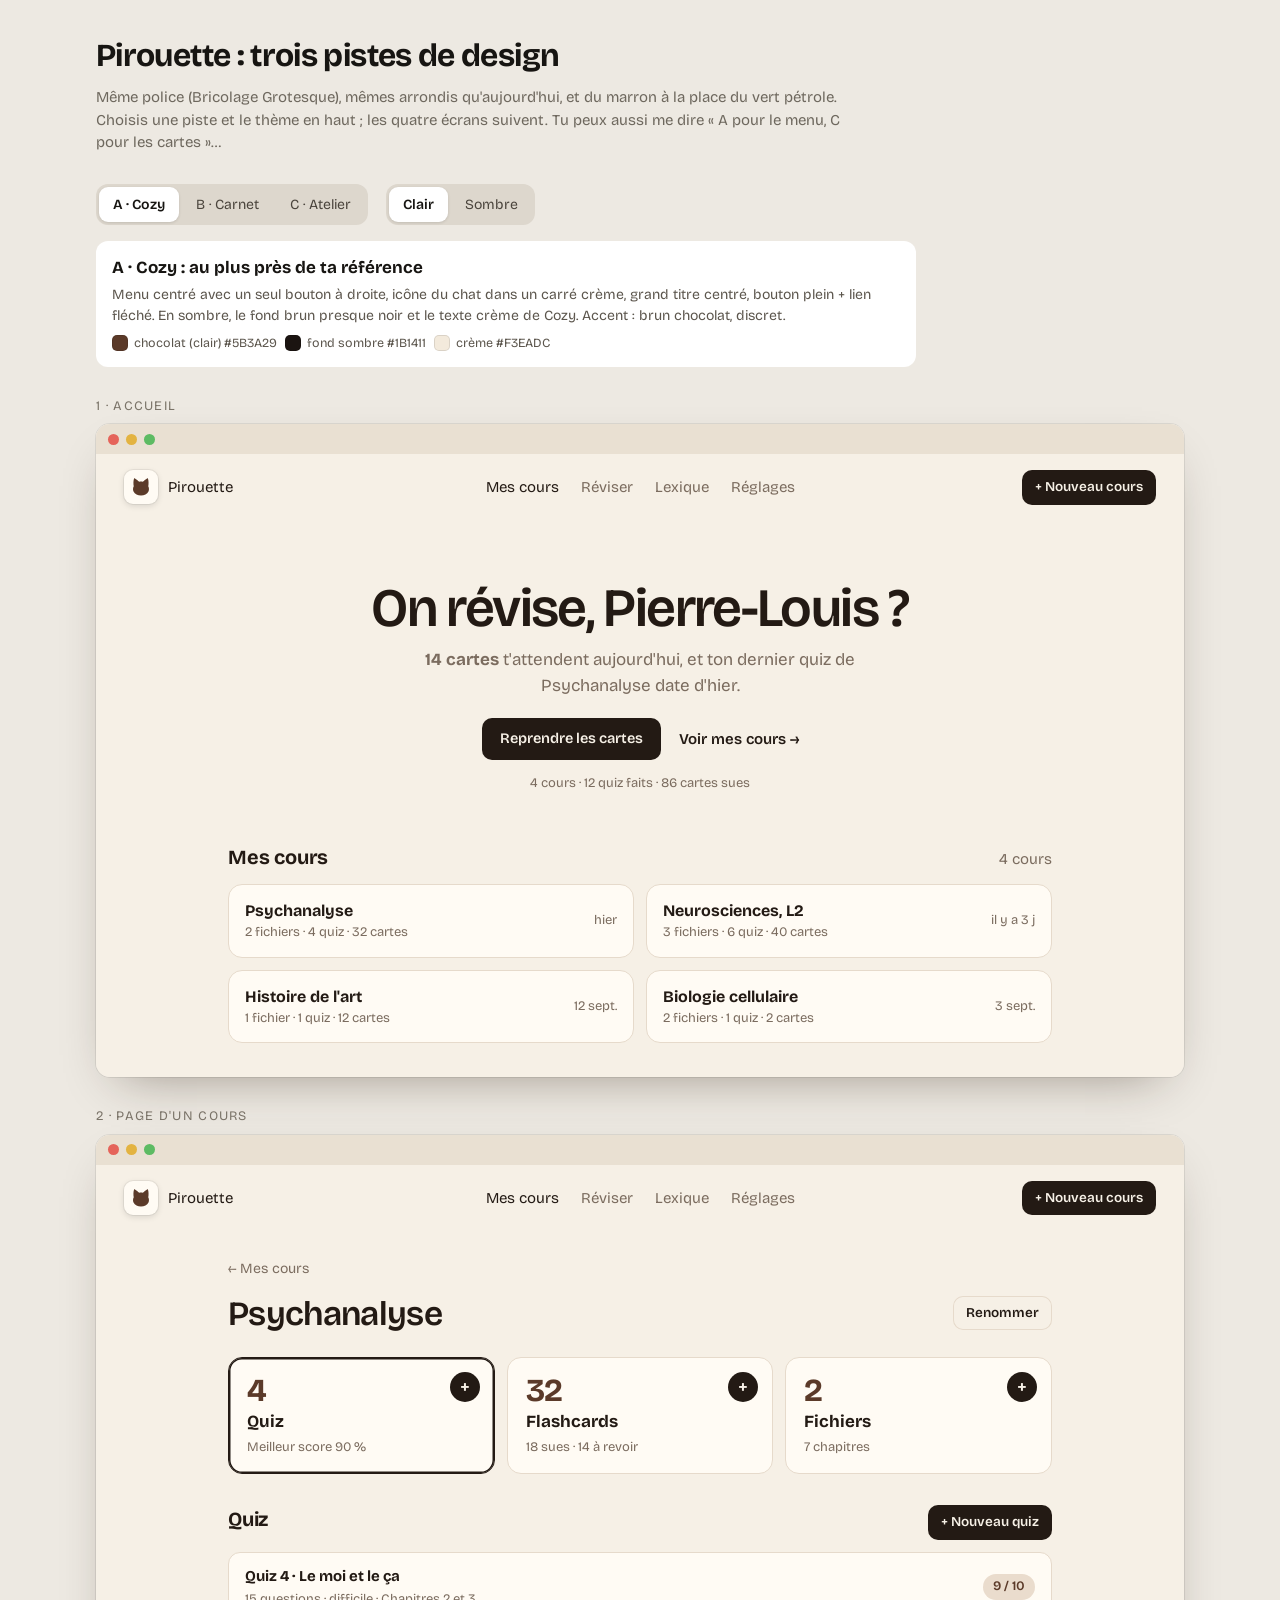
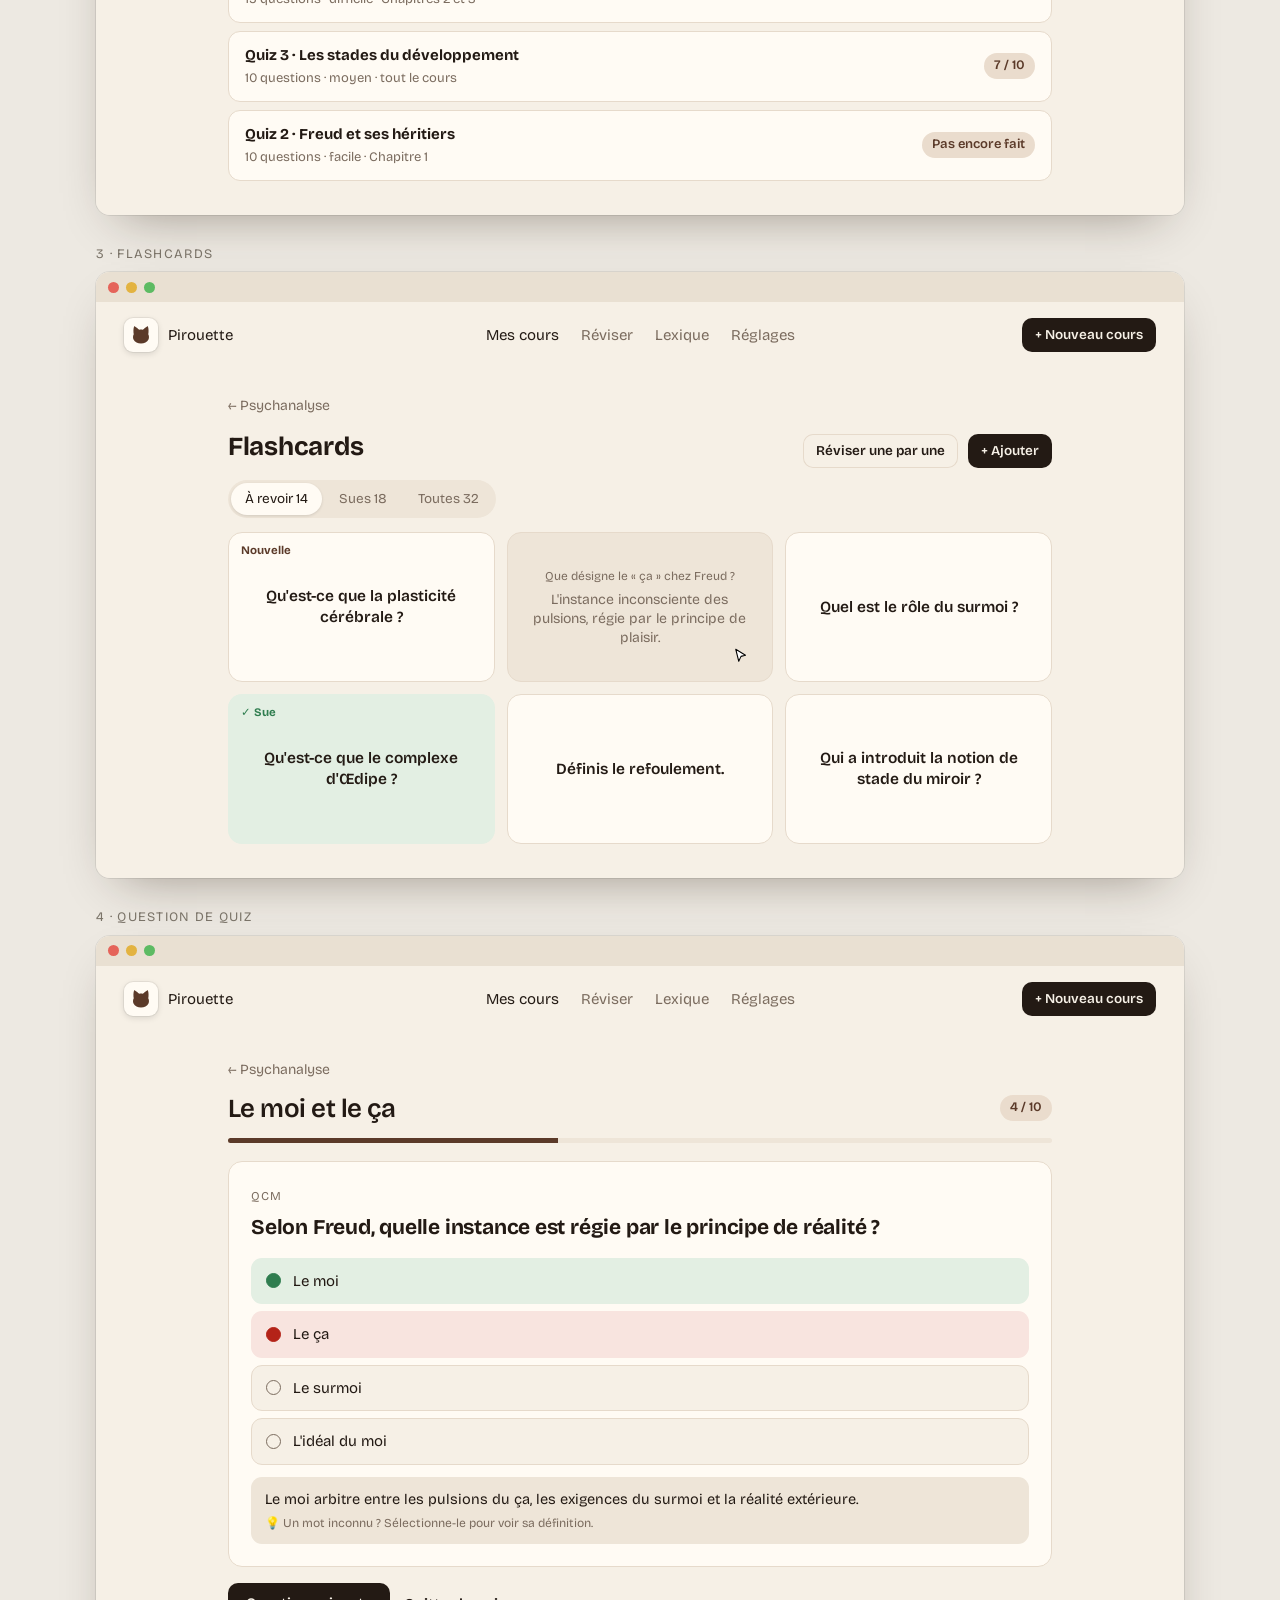
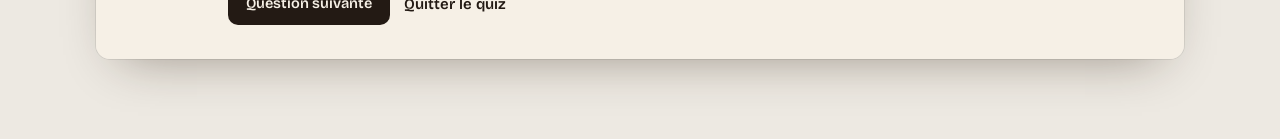
<file: docs/maquettes-design.html>
<!doctype html>
<html lang="fr">
<head>
<meta charset="utf-8">
<meta name="viewport" content="width=device-width, initial-scale=1">
<title>Pirouette : pistes de design</title>
<link rel="preconnect" href="https://fonts.googleapis.com">
<link rel="preconnect" href="https://fonts.gstatic.com" crossorigin>
<link href="https://fonts.googleapis.com/css2?family=Bricolage+Grotesque:opsz,wght@12..96,300..800&display=swap" rel="stylesheet">
<style>
  @font-face { font-family: "Bricolage Grotesque"; font-weight: 200 800; src: url("../app/static/fonts/BricolageGrotesque-latin.woff2") format("woff2"); }
  * { box-sizing: border-box; }
  body { margin: 0; background: #EDE9E2; color: #171512; font: 15px/1.5 "Bricolage Grotesque", -apple-system, system-ui, sans-serif; }
  .page { max-width: 1120px; margin: 0 auto; padding: 32px 16px 80px; }
  .page > h1 { font-size: 32px; letter-spacing: -.02em; margin: 0 0 6px; }
  .intro { color: #6E685E; margin: 0 0 20px; max-width: 780px; }

  /* Barre de choix */
  .controls { position: sticky; top: 0; z-index: 10; display: flex; flex-wrap: wrap; gap: 10px 18px; align-items: center;
              padding: 10px 0; background: #EDE9E2; }
  .seg { display: inline-flex; gap: 3px; padding: 3px; background: #DDD7CD; border-radius: 12px; }
  .seg button { font: inherit; font-size: 14px; border: 0; background: transparent; padding: 7px 14px; border-radius: 9px; cursor: pointer; color: #4A443C; }
  .seg button.on { background: #fff; color: #171512; font-weight: 600; box-shadow: 0 1px 3px rgba(0,0,0,.12); }
  .dir-note { margin: 6px 0 20px; padding: 14px 16px; background: #fff; border-radius: 12px; max-width: 820px; }
  .dir-note strong { font-size: 17px; }
  .dir-note p { margin: 4px 0 0; color: #5C564D; font-size: 14px; }
  .dir-note .chips { display: flex; gap: 8px; margin-top: 8px; flex-wrap: wrap; }
  .chip { display: inline-flex; align-items: center; gap: 6px; font-size: 12.5px; color: #5C564D; }
  .chip i { width: 16px; height: 16px; border-radius: 5px; display: inline-block; border: 1px solid rgba(0,0,0,.1); }
  .screen-title { font-size: 13px; text-transform: uppercase; letter-spacing: .1em; color: #7A7368; margin: 30px 0 8px; }

  /* Fenêtre d'app */
  .window { border-radius: 14px; overflow: hidden; box-shadow: 0 20px 50px -24px rgba(40,25,10,.45), 0 0 0 1px rgba(0,0,0,.08); }
  .titlebar { height: 30px; display: flex; align-items: center; gap: 7px; padding: 0 12px; background: var(--chrome); }
  .titlebar i { width: 11px; height: 11px; border-radius: 50%; background: #E5645A; }
  .titlebar i:nth-child(2) { background: #E3B341; } .titlebar i:nth-child(3) { background: #5DBB63; }

  /* ---------- Jetons de couleur par direction et par thème ---------- */
  .mock { --r: 14px; --btn-r: 999px;
          background: var(--bg); color: var(--text); font-size: 15px; }
  /* A · Cozy */
  .mock[data-dir=a][data-theme=light] { --bg:#F6F0E6; --surface:#FFFBF4; --sunken:#EEE5D8; --text:#231A14; --muted:#7B6C5F; --border:#E6DACB;
      --accent:#5B3A29; --ink:#5B3A29; --soft:#EADCCD; --primary:#231A14; --on-primary:#F6F0E6; --chrome:#E9E0D2;
      --ok:#2F7D4F; --ok-soft:#E3EFE3; --ko:#B42318; --ko-soft:#F8E4DF; --icon-bg:#FFFBF4; --icon-fg:#5B3A29; }
  .mock[data-dir=a][data-theme=dark] { --bg:#1B1411; --surface:#241C18; --sunken:#15100D; --text:#F3EADC; --muted:#B2A392; --border:#3A2E27;
      --accent:#C8A27F; --ink:#D8B795; --soft:#33271F; --primary:#F3EADC; --on-primary:#1B1411; --chrome:#120D0B;
      --ok:#7BC896; --ok-soft:#1F2E23; --ko:#EF8577; --ko-soft:#3A201B; --icon-bg:#F3EADC; --icon-fg:#1B1411; }
  /* B · Carnet */
  .mock[data-dir=b][data-theme=light] { --bg:#FAF8F3; --surface:#FFFEFB; --sunken:#F2EEE6; --text:#171512; --muted:#6E685E; --border:#E6E0D4;
      --accent:#A0612D; --ink:#8A5226; --soft:#F3E6D7; --primary:#171512; --on-primary:#FAF8F3; --chrome:#ECE7DE;
      --ok:#2F7D4F; --ok-soft:#E7F2EA; --ko:#B42318; --ko-soft:#FBEAE7; --icon-bg:#A0612D; --icon-fg:#FAF8F3; }
  .mock[data-dir=b][data-theme=dark] { --bg:#17120F; --surface:#201915; --sunken:#130F0C; --text:#F1E9DE; --muted:#A99C8E; --border:#352B25;
      --accent:#D9A06B; --ink:#E2B287; --soft:#33251B; --primary:#F1E9DE; --on-primary:#17120F; --chrome:#100C0A;
      --ok:#7BC896; --ok-soft:#1D2C21; --ko:#EF8577; --ko-soft:#3A201B; --icon-bg:#D9A06B; --icon-fg:#17120F; }
  /* C · Atelier */
  .mock[data-dir=c][data-theme=light] { --bg:#F8F4EE; --surface:#FFFFFF; --sunken:#F1EAE1; --text:#1F1712; --muted:#7A6A5E; --border:#EADFD3;
      --accent:#B4532A; --ink:#A1461F; --soft:#F7E2D6; --primary:#B4532A; --on-primary:#FFFFFF; --chrome:#EDE5DB;
      --ok:#2F7D4F; --ok-soft:#E4F1E6; --ko:#B42318; --ko-soft:#FBE7E2; --icon-bg:#B4532A; --icon-fg:#FFF6EE;
      --t1:#F4DCCB; --t2:#E9E0CC; --t3:#DCE6DA; --t4:#E6DDEB; }
  .mock[data-dir=c][data-theme=dark] { --bg:#1D1512; --surface:#271E1A; --sunken:#171110; --text:#F5EBE1; --muted:#B5A394; --border:#3B2E28;
      --accent:#E0875C; --ink:#EE9C74; --soft:#3A241A; --primary:#E0875C; --on-primary:#1D1512; --chrome:#130E0C;
      --ok:#7BC896; --ok-soft:#1E2E22; --ko:#EF8577; --ko-soft:#3C211C; --icon-bg:#E0875C; --icon-fg:#1D1512;
      --t1:#3F2A20; --t2:#38301F; --t3:#25332A; --t4:#342A38; }
  .window .titlebar { --chrome: inherit; }

  /* ---------- Éléments communs ---------- */
  .inner { max-width: 880px; margin: 0 auto; padding: 26px 28px 34px; }
  .btn { display: inline-flex; align-items: center; gap: 6px; padding: 10px 18px; border-radius: var(--btn-r); background: var(--primary);
         color: var(--on-primary); font-weight: 600; font-size: 14.5px; text-decoration: none; white-space: nowrap; }
  .btn.ghost { background: transparent; color: var(--text); box-shadow: inset 0 0 0 1px var(--border); }
  .btn.sm { padding: 7px 13px; font-size: 13.5px; }
  .lnk { color: var(--text); font-weight: 600; text-decoration: none; }
  .muted { color: var(--muted); }
  svg.cat { width: 100%; height: 100%; display: block; }

  /* Menu du haut */
  .nav { display: flex; align-items: center; gap: 18px; padding: 14px 28px; }
  .brand { display: flex; align-items: center; gap: 10px; font: 700 19px/1 inherit; color: var(--text); text-decoration: none; }
  .app-icon { width: 34px; height: 34px; border-radius: 9px; background: var(--icon-bg); color: var(--icon-fg); padding: 6px;
              box-shadow: 0 0 0 1px rgba(0,0,0,.06), 0 2px 6px rgba(0,0,0,.12); }
  .links { display: flex; gap: 22px; }
  .links a { color: var(--muted); text-decoration: none; font-size: 15px; }
  .links a.on { color: var(--text); }
  .nav .cta { margin-left: auto; }

  /* Accueil */
  .hero h1 { margin: 0; letter-spacing: -.03em; font-weight: 600; }
  .h-date { margin: 0 0 6px; font-size: 12.5px; letter-spacing: .12em; text-transform: uppercase; color: var(--ink); font-weight: 600; }
  .h-sub { color: var(--muted); margin: 10px 0 0; font-size: 17px; }
  .h-actions { display: flex; gap: 18px; align-items: center; margin-top: 20px; flex-wrap: wrap; }
  .today { display: grid; grid-template-columns: repeat(3, 1fr); gap: 12px; margin-top: 22px; }
  .stat { background: var(--surface); border-radius: var(--r); padding: 14px 16px; }
  .stat b { display: block; font-size: 28px; line-height: 1.1; letter-spacing: -.02em; }
  .stat span { color: var(--muted); font-size: 13.5px; }
  .sec-title { display: flex; justify-content: space-between; align-items: baseline; margin: 30px 0 12px; }
  .sec-title h2 { margin: 0; font-size: 20px; letter-spacing: -.01em; }
  .courses { display: grid; grid-template-columns: repeat(2, 1fr); gap: 12px; }
  .course { display: flex; align-items: center; gap: 12px; background: var(--surface); border: 1px solid var(--border); border-radius: var(--r);
            padding: 14px 16px; color: var(--text); text-decoration: none; position: relative; }
  .c-badge { width: 40px; height: 40px; border-radius: 11px; display: grid; place-items: center; font-weight: 700; font-size: 17px; flex: none; }
  .c-body { display: flex; flex-direction: column; min-width: 0; flex: 1; }
  .c-body strong { font-size: 16px; }
  .c-body small { color: var(--muted); font-size: 13px; }
  .c-meta { font-size: 13px; color: var(--muted); white-space: nowrap; }
  .c-bar { position: absolute; left: 16px; right: 16px; bottom: 9px; height: 3px; border-radius: 3px; background: var(--sunken); overflow: hidden; display: none; }
  .c-bar i { display: block; height: 100%; background: var(--accent); }

  /* Page du cours */
  .back { color: var(--muted); font-size: 14px; text-decoration: none; }
  .c-head { display: flex; justify-content: space-between; align-items: center; margin: 8px 0 18px; gap: 12px; }
  .c-head h1 { margin: 0; font-size: 34px; letter-spacing: -.02em; font-weight: 600; }
  .tiles { display: grid; grid-template-columns: repeat(3, 1fr); gap: 12px; }
  .tile { position: relative; background: var(--surface); border: 1px solid var(--border); border-radius: var(--r); padding: 16px 18px; }
  .tile.on { box-shadow: inset 0 0 0 1.5px var(--text); border-color: var(--text); }
  .tile b { display: block; font-size: 32px; line-height: 1.05; letter-spacing: -.02em; color: var(--ink); }
  .tile strong { display: block; font-size: 17px; margin-top: 2px; }
  .tile small { color: var(--muted); font-size: 13px; }
  .tile .plus { position: absolute; top: 14px; right: 14px; width: 30px; height: 30px; border-radius: 999px; display: grid; place-items: center;
                background: var(--primary); color: var(--on-primary); font-weight: 600; font-size: 19px; line-height: 1; }
  .t-ico { display: none; width: 22px; height: 22px; color: var(--ink); margin-bottom: 8px; }
  .qlist { display: grid; gap: 8px; margin-top: 8px; }
  .qitem { display: flex; justify-content: space-between; align-items: center; gap: 10px; background: var(--surface); border: 1px solid var(--border);
           border-radius: 12px; padding: 12px 16px; }
  .qitem strong { display: block; }
  .qitem small { color: var(--muted); font-size: 13px; }
  .score { font-size: 13px; font-weight: 600; padding: 3px 10px; border-radius: 999px; background: var(--soft); color: var(--ink); white-space: nowrap; }

  /* Flashcards */
  .filters { display: inline-flex; gap: 3px; padding: 3px; background: var(--sunken); border-radius: 999px; }
  .filters span { padding: 6px 14px; border-radius: 999px; font-size: 13.5px; color: var(--muted); }
  .filters span.on { background: var(--surface); color: var(--text); box-shadow: 0 1px 3px rgba(0,0,0,.12); }
  .grid { display: grid; grid-template-columns: repeat(3, 1fr); gap: 12px; margin-top: 14px; }
  .fc { position: relative; height: 150px; background: var(--surface); border: 1px solid var(--border); border-radius: var(--r); padding: 16px;
        display: flex; flex-direction: column; justify-content: center; text-align: center; gap: 6px; }
  .fc p { margin: 0; font-weight: 600; font-size: 15.5px; line-height: 1.35; }
  .fc.back { background: var(--sunken); }
  .fc.back small { color: var(--muted); font-size: 12px; }
  .fc.back p { font-weight: 400; font-size: 14px; }
  .fc.known { background: var(--ok-soft); border-color: transparent; }
  .fc .mark { position: absolute; top: 9px; left: 12px; font-size: 11.5px; font-weight: 700; color: var(--ink); }
  .fc.known .mark { color: var(--ok); }
  .fc .cursor { position: absolute; right: 22px; bottom: 16px; width: 18px; }

  /* Quiz */
  .progress { height: 5px; border-radius: 9px; background: var(--sunken); margin: 10px 0 18px; overflow: hidden; }
  .progress i { display: block; height: 100%; width: 40%; background: var(--accent); }
  .qcard { background: var(--surface); border: 1px solid var(--border); border-radius: var(--r); padding: 22px; }
  .qtype { font-size: 12px; letter-spacing: .1em; text-transform: uppercase; color: var(--muted); }
  .qcard h2 { margin: 6px 0 14px; font-size: 21px; letter-spacing: -.01em; }
  .choice { display: flex; align-items: center; gap: 12px; padding: 11px 14px; border-radius: 11px; border: 1px solid var(--border); margin-bottom: 7px; background: var(--bg); }
  .choice i { width: 15px; height: 15px; border-radius: 50%; border: 1.5px solid var(--muted); flex: none; }
  .choice.right { background: var(--ok-soft); border-color: transparent; }
  .choice.right i { background: var(--ok); border-color: var(--ok); }
  .choice.wrong { background: var(--ko-soft); border-color: transparent; }
  .choice.wrong i { background: var(--ko); border-color: var(--ko); }
  .explain { margin-top: 12px; padding: 12px 14px; border-radius: 11px; background: var(--sunken); font-size: 14.5px; }
  .explain small { display: block; color: var(--muted); margin-top: 4px; }
  .q-actions { display: flex; gap: 14px; align-items: center; margin-top: 16px; }

  /* ---------- A · Cozy : fidèle à ta référence ---------- */
  [data-dir=a] { --btn-r: 10px; }
  [data-dir=a] .nav { padding: 16px 28px; }
  [data-dir=a] .links { position: absolute; left: 50%; transform: translateX(-50%); }
  [data-dir=a] .nav { position: relative; }
  [data-dir=a] .hero { text-align: center; padding: 34px 0 6px; }
  [data-dir=a] .hero h1 { font-size: 54px; line-height: 1.05; }
  [data-dir=a] .h-sub { max-width: 520px; margin-left: auto; margin-right: auto; }
  [data-dir=a] .h-actions { justify-content: center; }
  [data-dir=a] .h-date, [data-dir=a] .today, [data-dir=a] .c-badge { display: none; }
  [data-dir=a] .h-foot { display: block; text-align: center; color: var(--muted); font-size: 13px; margin-top: 14px; }

  /* ---------- B · Carnet : éditorial, en lignes ---------- */
  [data-dir=b] .links { margin-left: auto; gap: 20px; }
  [data-dir=b] .links a.on { box-shadow: inset 0 -2px 0 var(--accent); padding-bottom: 4px; }
  [data-dir=b] .nav { border-bottom: 1px solid var(--border); }
  [data-dir=b] .nav .cta { margin-left: 0; }
  [data-dir=b] .hero { padding: 22px 0 0; }
  [data-dir=b] .hero h1 { font-size: 46px; line-height: 1.08; }
  [data-dir=b] .h-sub { font-size: 16px; }
  [data-dir=b] .h-sub b { color: var(--ink); }
  [data-dir=b] .today, [data-dir=b] .h-actions .btn { display: none; }
  [data-dir=b] .courses { grid-template-columns: 1fr; gap: 0; counter-reset: c; border-top: 1px solid var(--text); }
  [data-dir=b] .course { border: 0; border-bottom: 1px solid var(--border); border-radius: 0; background: transparent; padding: 14px 4px; }
  [data-dir=b] .course::before { counter-increment: c; content: counter(c, decimal-leading-zero); font-size: 13px; color: var(--muted); width: 26px; font-variant-numeric: tabular-nums; }
  [data-dir=b] .c-badge { display: none; }
  [data-dir=b] .c-body { flex-direction: row; align-items: baseline; gap: 12px; }
  [data-dir=b] .c-body strong { font-size: 18px; }
  [data-dir=b] .tiles { gap: 0; border-top: 1px solid var(--text); border-bottom: 1px solid var(--border); }
  [data-dir=b] .tile { border: 0; border-radius: 0; background: transparent; padding: 16px 18px 16px 0; }
  [data-dir=b] .tile + .tile { border-left: 1px solid var(--border); padding-left: 18px; }
  [data-dir=b] .tile.on { box-shadow: inset 0 -3px 0 var(--accent); border-color: var(--border); }
  [data-dir=b] .tile .plus { background: transparent; color: var(--ink); box-shadow: inset 0 0 0 1px var(--border); }
  [data-dir=b] .qlist { gap: 0; }
  [data-dir=b] .qitem { border: 0; border-bottom: 1px solid var(--border); border-radius: 0; background: transparent; padding: 12px 2px; }

  /* ---------- C · Atelier : chaleureux et ludique ---------- */
  [data-dir=c] { --r: 18px; }
  [data-dir=c] .links { margin: 0 auto; background: var(--surface); padding: 5px; border-radius: 999px; gap: 2px; box-shadow: 0 0 0 1px var(--border); }
  [data-dir=c] .links a { padding: 6px 14px; border-radius: 999px; font-size: 14px; }
  [data-dir=c] .links a.on { background: var(--soft); color: var(--ink); font-weight: 600; }
  [data-dir=c] .nav .cta { margin-left: 0; }
  [data-dir=c] .hero { padding: 16px 0 0; }
  [data-dir=c] .hero h1 { font-size: 40px; line-height: 1.1; }
  [data-dir=c] .h-date, [data-dir=c] .h-actions { display: none; }
  [data-dir=c] .stat { border: 1px solid var(--border); }
  [data-dir=c] .stat:first-child { background: var(--accent); color: var(--on-primary); border-color: transparent; }
  [data-dir=c] .stat:first-child span { color: var(--on-primary); opacity: .85; }
  [data-dir=c] .course { border: 0; padding-bottom: 22px; box-shadow: 0 1px 0 var(--border), 0 8px 20px -16px rgba(60,30,10,.4); }
  [data-dir=c] .c-bar { display: block; }
  [data-dir=c] .courses .course:nth-child(1) .c-badge { background: var(--t1); }
  [data-dir=c] .courses .course:nth-child(2) .c-badge { background: var(--t2); }
  [data-dir=c] .courses .course:nth-child(3) .c-badge { background: var(--t3); }
  [data-dir=c] .courses .course:nth-child(4) .c-badge { background: var(--t4); }
  [data-dir=c] .tile { border: 0; box-shadow: 0 1px 0 var(--border), 0 8px 20px -16px rgba(60,30,10,.4); }
  [data-dir=c] .tile.on { box-shadow: inset 0 0 0 2px var(--accent); }
  [data-dir=c] .t-ico { display: block; }
  [data-dir=c] .fc { border: 0; box-shadow: 0 1px 0 var(--border), 0 8px 20px -16px rgba(60,30,10,.4); }
  [data-dir=c] .fc.known { box-shadow: none; }
  [data-dir=c] .qcard { border: 0; box-shadow: 0 1px 0 var(--border), 0 10px 26px -18px rgba(60,30,10,.45); }

  .h-foot { display: none; }
  @media (max-width: 760px) {
    .links { display: none !important; }
    .courses, .tiles, .grid, .today { grid-template-columns: 1fr; }
    [data-dir=a] .hero h1 { font-size: 38px; }
    .inner { padding: 20px 16px; }
  }
</style>
</head>
<body>
<svg width="0" height="0" style="position:absolute"><symbol id="logo" viewBox="0 0 100 100"><path fill="currentColor" d="M17 47 C15 36 15 22 18.5 11.5 C19.5 10 21 10 22.5 11 C29 15.5 36 21 41.5 26.5 C47 25.2 53 25.2 58.5 26.5 C64 21 71 15.5 77.5 11 C79 10 80.5 10 81.5 11.5 C85 22 85 36 83 47 C87 55 87.5 63 84 71 C78 83 65 89 50 89 C35 89 22 83 16 71 C12.5 63 13 55 17 47 Z"/></symbol></svg>

<div class="page">
  <h1>Pirouette : trois pistes de design</h1>
  <p class="intro">Même police (Bricolage Grotesque), mêmes arrondis qu'aujourd'hui, et du marron à la place du vert pétrole.
    Choisis une piste et le thème en haut ; les quatre écrans suivent. Tu peux aussi me dire « A pour le menu, C pour les cartes »…</p>

  <div class="controls">
    <div class="seg" id="dir-seg">
      <button data-dir="a" class="on">A · Cozy</button>
      <button data-dir="b">B · Carnet</button>
      <button data-dir="c">C · Atelier</button>
    </div>
    <div class="seg" id="theme-seg">
      <button data-theme="light" class="on">Clair</button>
      <button data-theme="dark">Sombre</button>
    </div>
  </div>

  <div class="dir-note" id="note"></div>

  <p class="screen-title">1 · Accueil</p>
  <div class="window"><div class="mock" data-screen>
    <div class="titlebar"><i></i><i></i><i></i></div>
    <nav class="nav">
      <a class="brand"><span class="app-icon"><svg class="cat"><use href="#logo"/></svg></span>Pirouette</a>
      <div class="links"><a class="on">Mes cours</a><a>Réviser</a><a>Lexique</a><a>Réglages</a></div>
      <a class="btn sm cta">+ Nouveau cours</a>
    </nav>
    <div class="inner">
      <div class="hero">
        <p class="h-date">Samedi 26 septembre</p>
        <h1>On révise, Pierre-Louis&nbsp;?</h1>
        <p class="h-sub"><b>14 cartes</b> t'attendent aujourd'hui, et ton dernier quiz de Psychanalyse date d'hier.</p>
        <div class="h-actions"><a class="btn">Reprendre les cartes</a><a class="lnk">Voir mes cours →</a></div>
        <p class="h-foot">4 cours · 12 quiz faits · 86 cartes sues</p>
        <div class="today">
          <div class="stat"><b>14</b><span>cartes à revoir aujourd'hui</span></div>
          <div class="stat"><b>5 jours</b><span>de révision d'affilée</span></div>
          <div class="stat"><b>82 %</b><span>de réussite cette semaine</span></div>
        </div>
      </div>
      <div class="sec-title"><h2>Mes cours</h2><span class="muted">4 cours</span></div>
      <div class="courses">
        <a class="course"><span class="c-badge">Ps</span><span class="c-body"><strong>Psychanalyse</strong><small>2 fichiers · 4 quiz · 32 cartes</small></span><span class="c-meta">hier</span><span class="c-bar"><i style="width:56%"></i></span></a>
        <a class="course"><span class="c-badge">Ne</span><span class="c-body"><strong>Neurosciences, L2</strong><small>3 fichiers · 6 quiz · 40 cartes</small></span><span class="c-meta">il y a 3 j</span><span class="c-bar"><i style="width:72%"></i></span></a>
        <a class="course"><span class="c-badge">Hi</span><span class="c-body"><strong>Histoire de l'art</strong><small>1 fichier · 1 quiz · 12 cartes</small></span><span class="c-meta">12 sept.</span><span class="c-bar"><i style="width:25%"></i></span></a>
        <a class="course"><span class="c-badge">Bi</span><span class="c-body"><strong>Biologie cellulaire</strong><small>2 fichiers · 1 quiz · 2 cartes</small></span><span class="c-meta">3 sept.</span><span class="c-bar"><i style="width:90%"></i></span></a>
      </div>
    </div>
  </div></div>

  <p class="screen-title">2 · Page d'un cours</p>
  <div class="window"><div class="mock" data-screen>
    <div class="titlebar"><i></i><i></i><i></i></div>
    <nav class="nav">
      <a class="brand"><span class="app-icon"><svg class="cat"><use href="#logo"/></svg></span>Pirouette</a>
      <div class="links"><a class="on">Mes cours</a><a>Réviser</a><a>Lexique</a><a>Réglages</a></div>
      <a class="btn sm cta">+ Nouveau cours</a>
    </nav>
    <div class="inner">
      <a class="back">← Mes cours</a>
      <div class="c-head"><h1>Psychanalyse</h1><a class="btn ghost sm">Renommer</a></div>
      <div class="tiles">
        <div class="tile on"><svg class="t-ico" viewBox="0 0 24 24" fill="none" stroke="currentColor" stroke-width="1.8" stroke-linecap="round"><circle cx="12" cy="12" r="9"/><path d="M9.5 9.5a2.5 2.5 0 1 1 3.5 2.3c-.6.3-1 .8-1 1.5v.4M12 17h.01"/></svg><span class="plus">+</span><b>4</b><strong>Quiz</strong><small>Meilleur score 90 %</small></div>
        <div class="tile"><svg class="t-ico" viewBox="0 0 24 24" fill="none" stroke="currentColor" stroke-width="1.8" stroke-linejoin="round"><rect x="3" y="6" width="13" height="15" rx="2"/><path d="M8 3h11a2 2 0 0 1 2 2v12"/></svg><span class="plus">+</span><b>32</b><strong>Flashcards</strong><small>18 sues · 14 à revoir</small></div>
        <div class="tile"><svg class="t-ico" viewBox="0 0 24 24" fill="none" stroke="currentColor" stroke-width="1.8" stroke-linejoin="round"><path d="M6 3h8l5 5v13H6z"/><path d="M14 3v5h5"/></svg><span class="plus">+</span><b>2</b><strong>Fichiers</strong><small>7 chapitres</small></div>
      </div>
      <div class="sec-title"><h2>Quiz</h2><a class="btn sm">+ Nouveau quiz</a></div>
      <div class="qlist">
        <div class="qitem"><span><strong>Quiz 4 · Le moi et le ça</strong><small>15 questions · difficile · Chapitres 2 et 3</small></span><span class="score">9 / 10</span></div>
        <div class="qitem"><span><strong>Quiz 3 · Les stades du développement</strong><small>10 questions · moyen · tout le cours</small></span><span class="score">7 / 10</span></div>
        <div class="qitem"><span><strong>Quiz 2 · Freud et ses héritiers</strong><small>10 questions · facile · Chapitre 1</small></span><span class="score">Pas encore fait</span></div>
      </div>
    </div>
  </div></div>

  <p class="screen-title">3 · Flashcards</p>
  <div class="window"><div class="mock" data-screen>
    <div class="titlebar"><i></i><i></i><i></i></div>
    <nav class="nav">
      <a class="brand"><span class="app-icon"><svg class="cat"><use href="#logo"/></svg></span>Pirouette</a>
      <div class="links"><a class="on">Mes cours</a><a>Réviser</a><a>Lexique</a><a>Réglages</a></div>
      <a class="btn sm cta">+ Nouveau cours</a>
    </nav>
    <div class="inner">
      <a class="back">← Psychanalyse</a>
      <div class="sec-title" style="margin-top:10px"><h2 style="font-size:26px">Flashcards</h2><span style="display:flex;gap:10px"><a class="btn ghost sm">Réviser une par une</a><a class="btn sm">+ Ajouter</a></span></div>
      <div class="filters"><span class="on">À revoir 14</span><span>Sues 18</span><span>Toutes 32</span></div>
      <div class="grid">
        <div class="fc"><span class="mark">Nouvelle</span><p>Qu'est-ce que la plasticité cérébrale ?</p></div>
        <div class="fc back"><small>Que désigne le « ça » chez Freud ?</small><p>L'instance inconsciente des pulsions, régie par le principe de plaisir.</p>
          <svg class="cursor" viewBox="0 0 24 24"><path d="M5 3l13 8-6 1.5L9 19z" fill="#fff" stroke="#000" stroke-width="1.4" stroke-linejoin="round"/></svg></div>
        <div class="fc"><p>Quel est le rôle du surmoi ?</p></div>
        <div class="fc known"><span class="mark">✓ Sue</span><p>Qu'est-ce que le complexe d'Œdipe ?</p></div>
        <div class="fc"><p>Définis le refoulement.</p></div>
        <div class="fc"><p>Qui a introduit la notion de stade du miroir ?</p></div>
      </div>
    </div>
  </div></div>

  <p class="screen-title">4 · Question de quiz</p>
  <div class="window"><div class="mock" data-screen>
    <div class="titlebar"><i></i><i></i><i></i></div>
    <nav class="nav">
      <a class="brand"><span class="app-icon"><svg class="cat"><use href="#logo"/></svg></span>Pirouette</a>
      <div class="links"><a class="on">Mes cours</a><a>Réviser</a><a>Lexique</a><a>Réglages</a></div>
      <a class="btn sm cta">+ Nouveau cours</a>
    </nav>
    <div class="inner">
      <a class="back">← Psychanalyse</a>
      <div class="c-head" style="margin-bottom:0"><h1 style="font-size:26px">Le moi et le ça</h1><span class="score">4 / 10</span></div>
      <div class="progress"><i></i></div>
      <div class="qcard">
        <span class="qtype">QCM</span>
        <h2>Selon Freud, quelle instance est régie par le principe de réalité ?</h2>
        <div class="choice right"><i></i>Le moi</div>
        <div class="choice wrong"><i></i>Le ça</div>
        <div class="choice"><i></i>Le surmoi</div>
        <div class="choice"><i></i>L'idéal du moi</div>
        <div class="explain">Le moi arbitre entre les pulsions du ça, les exigences du surmoi et la réalité extérieure.
          <small>💡 Un mot inconnu ? Sélectionne-le pour voir sa définition.</small></div>
      </div>
      <div class="q-actions"><a class="btn">Question suivante</a><a class="lnk">Quitter le quiz</a></div>
    </div>
  </div></div>
</div>

<script>
  const NOTES = {
    a: { title: "A · Cozy : au plus près de ta référence",
         text: "Menu centré avec un seul bouton à droite, icône du chat dans un carré crème, grand titre centré, bouton plein + lien fléché. En sombre, le fond brun presque noir et le texte crème de Cozy. Accent : brun chocolat, discret.",
         colors: [["#5B3A29", "chocolat (clair)"], ["#1B1411", "fond sombre"], ["#F3EADC", "crème"]] },
    b: { title: "B · Carnet : ma proposition, façon agenda / magazine",
         text: "Accueil aligné à gauche avec la date du jour, cours en liste numérotée (comme un sommaire) plutôt qu'en cartes, filets fins, menu à droite souligné. Plus sobre et plus « papier ». Accent : caramel.",
         colors: [["#A0612D", "caramel (clair)"], ["#D9A06B", "caramel (sombre)"], ["#17120F", "fond sombre"]] },
    c: { title: "C · Atelier : ma proposition, plus chaleureuse et ludique",
         text: "Menu en pilule au centre, un tableau « aujourd'hui » (cartes à revoir, jours d'affilée, réussite), une pastille de couleur par cours et sa barre de progression, cartes sans contour avec une ombre douce. Accent : terre cuite.",
         colors: [["#B4532A", "terre cuite (clair)"], ["#E0875C", "terre cuite (sombre)"], ["#1D1512", "fond sombre"]] },
  };
  let dir = "a", theme = "light";
  function apply() {
    document.querySelectorAll("[data-screen]").forEach((m) => { m.dataset.dir = dir; m.dataset.theme = theme; });
    document.querySelectorAll("#dir-seg button").forEach((b) => b.classList.toggle("on", b.dataset.dir === dir));
    document.querySelectorAll("#theme-seg button").forEach((b) => b.classList.toggle("on", b.dataset.theme === theme));
    const n = NOTES[dir];
    document.getElementById("note").innerHTML = `<strong>${n.title}</strong><p>${n.text}</p><div class="chips">${
      n.colors.map(([c, l]) => `<span class="chip"><i style="background:${c}"></i>${l} ${c}</span>`).join("")}</div>`;
  }
  document.querySelectorAll("#dir-seg button").forEach((b) => b.onclick = () => { dir = b.dataset.dir; apply(); });
  document.querySelectorAll("#theme-seg button").forEach((b) => b.onclick = () => { theme = b.dataset.theme; apply(); });
  const params = new URLSearchParams(location.search);
  dir = params.get("dir") || dir; theme = params.get("theme") || theme;
  apply();
</script>
</body>
</html>
</file>
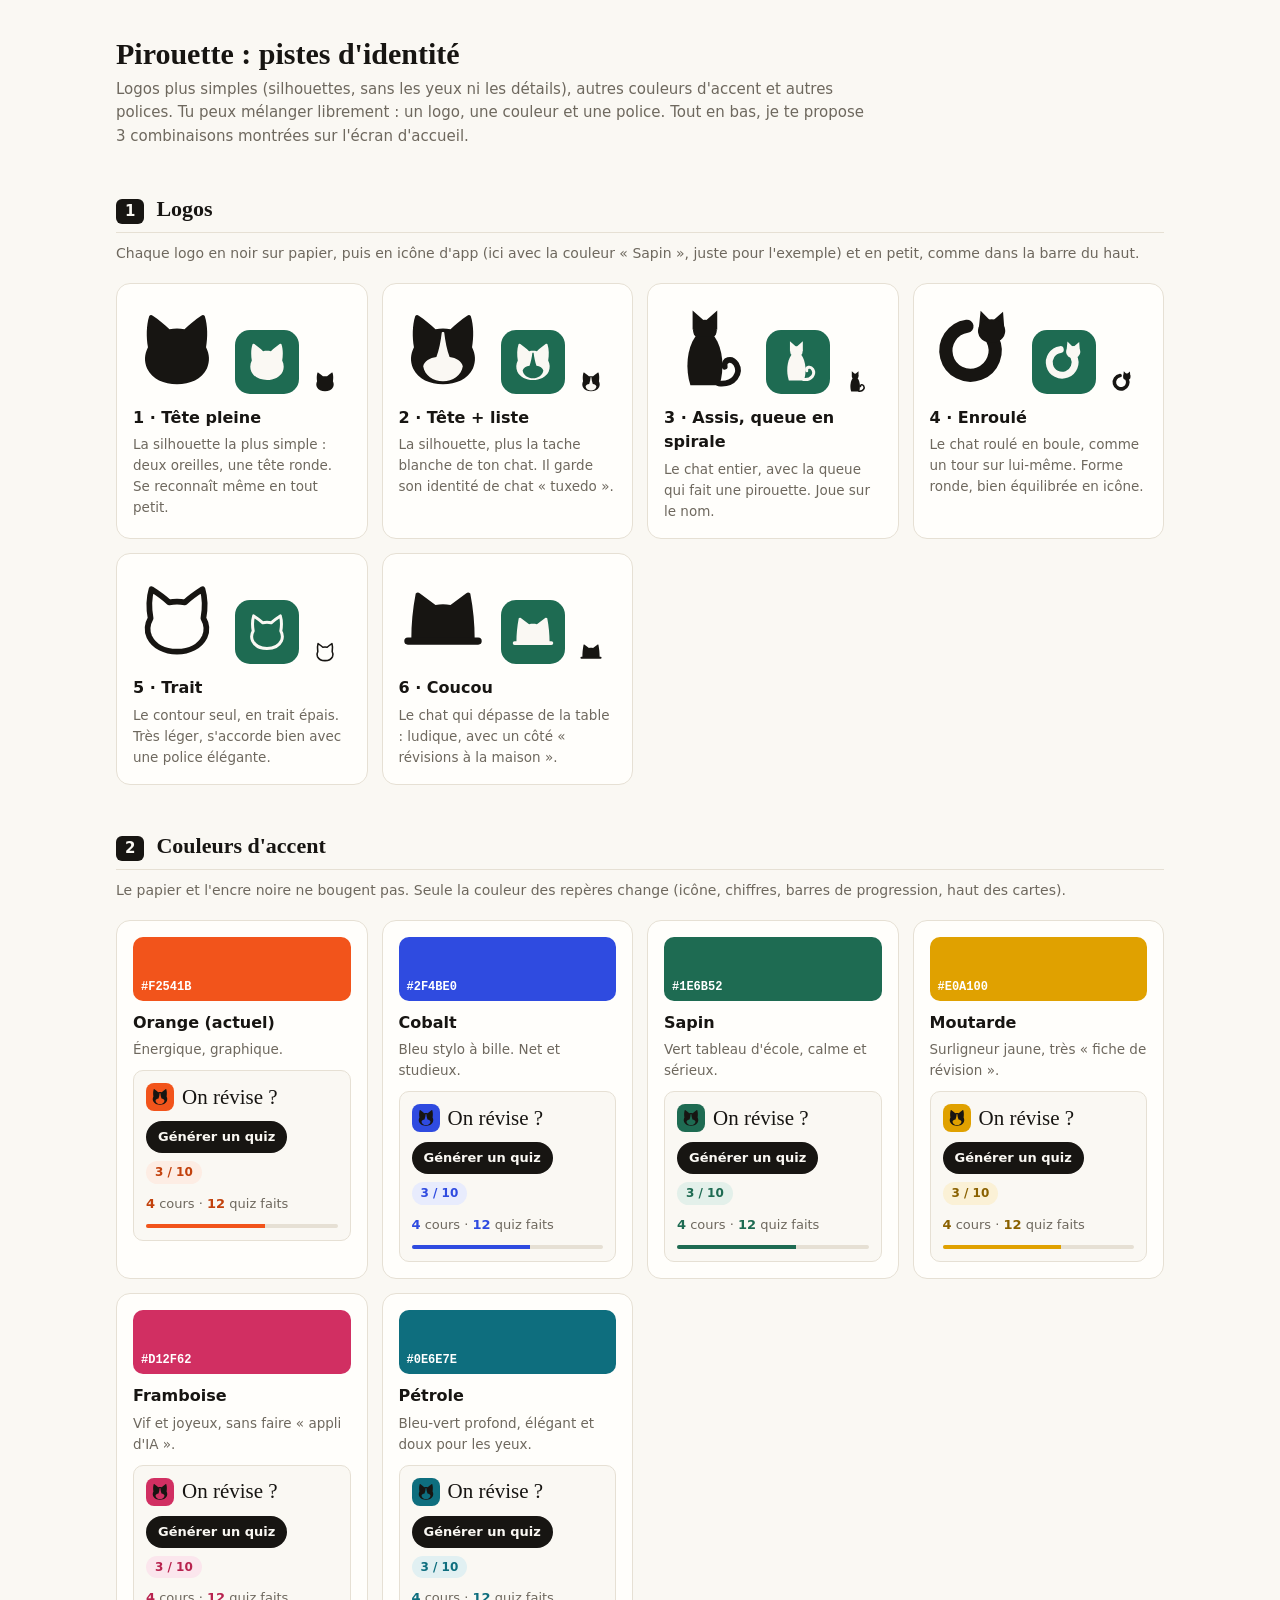
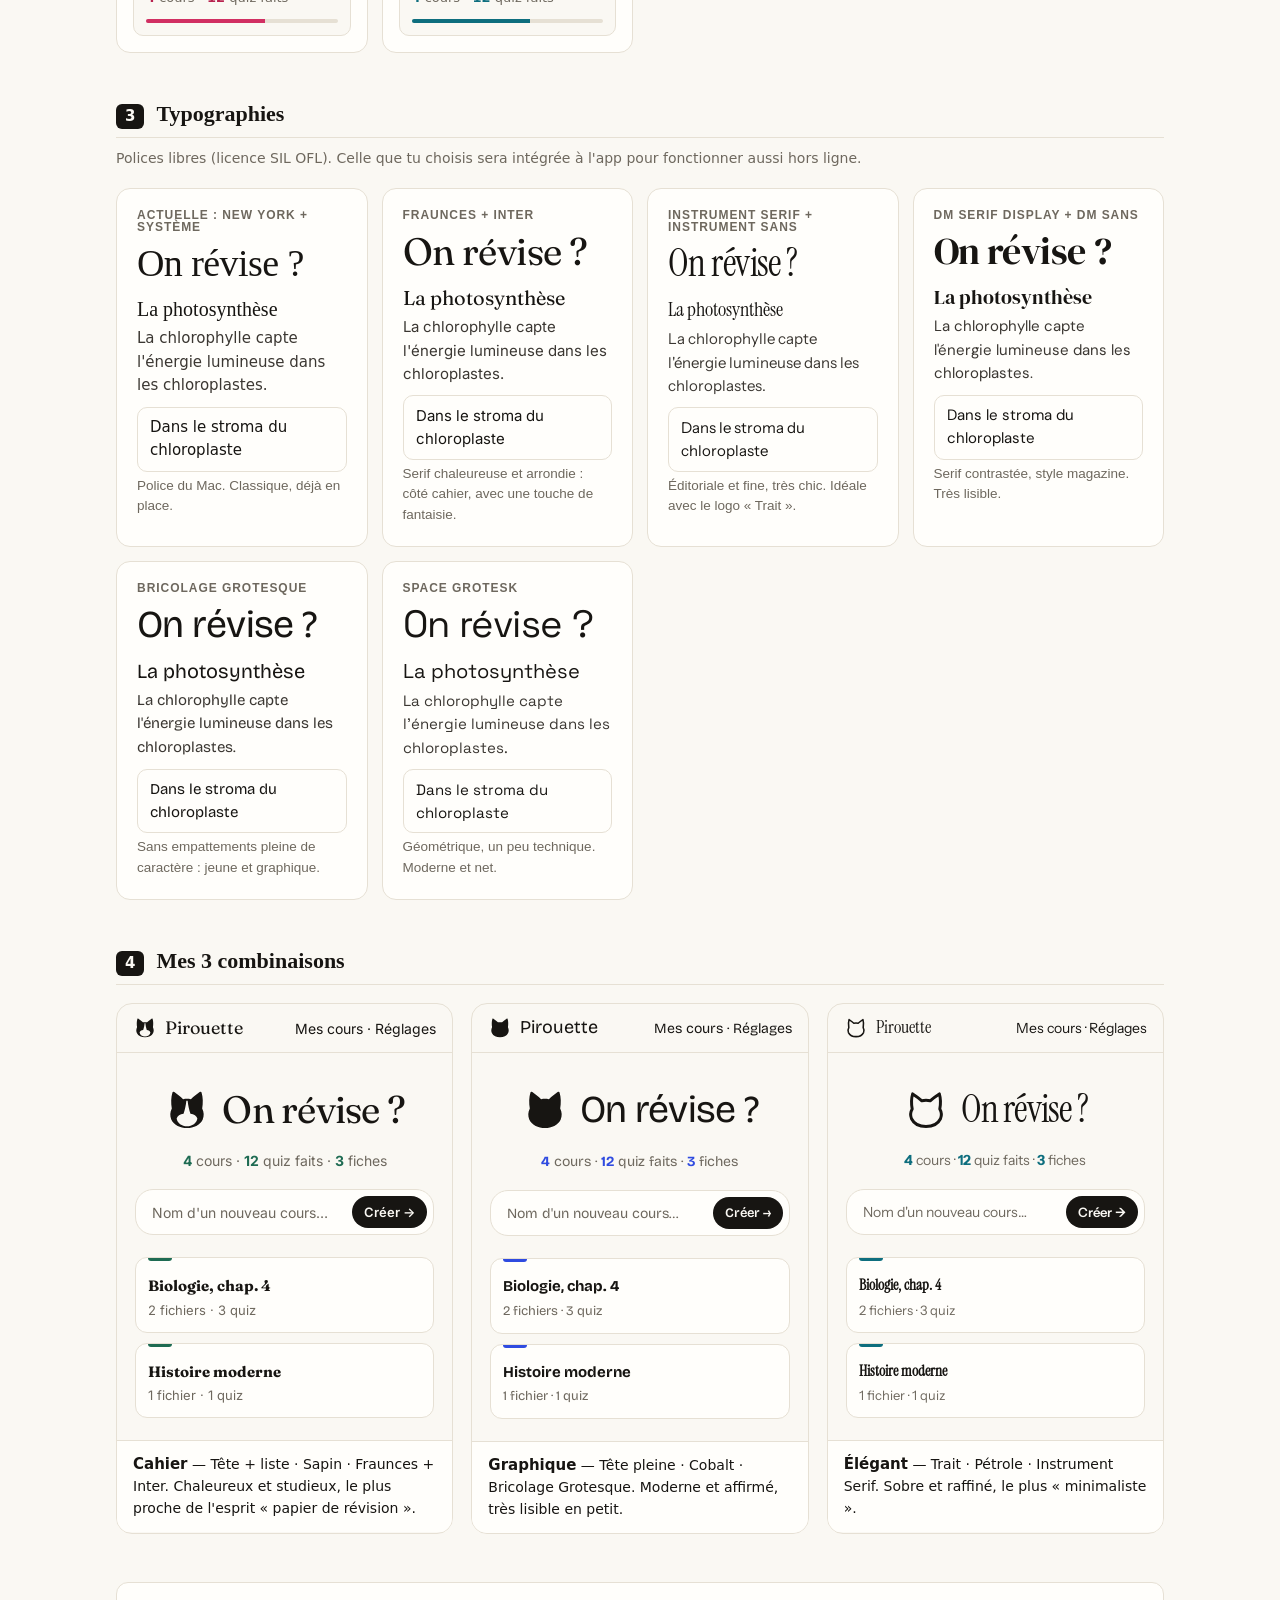
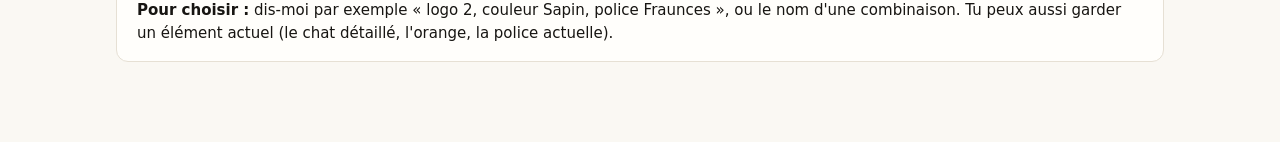
<file: docs/maquettes-identite.html>
<!doctype html>
<html lang="fr">
<head>
<meta charset="utf-8">
<meta name="viewport" content="width=device-width, initial-scale=1">
<title>Pirouette : pistes d'identité</title>
<link rel="preconnect" href="https://fonts.googleapis.com">
<link rel="preconnect" href="https://fonts.gstatic.com" crossorigin>
<link href="https://fonts.googleapis.com/css2?family=Bricolage+Grotesque:opsz,wght@12..96,400;12..96,600;12..96,700&family=DM+Sans:wght@400;600&family=DM+Serif+Display&family=Fraunces:opsz,wght@9..144,400;9..144,600&family=Instrument+Sans:wght@400;600&family=Instrument+Serif&family=Inter:wght@400;600&family=Space+Grotesk:wght@400;600;700&display=swap" rel="stylesheet">
<style>
  :root { --paper: #FAF8F3; --ink: #171512; --muted: #6E685E; --line: #E6E0D4; --card: #FFFEFB; }
  * { box-sizing: border-box; }
  body { margin: 0; background: var(--paper); color: var(--ink); font: 15px/1.55 -apple-system, BlinkMacSystemFont, "Segoe UI", system-ui, sans-serif; }
  main { max-width: 1080px; margin: 0 auto; padding: 36px 16px 80px; }
  h1 { font: 600 30px/1.2 Georgia, serif; margin: 0 0 6px; }
  .intro { color: var(--muted); margin: 0 0 8px; max-width: 760px; }
  section { margin-top: 48px; }
  .section-head { display: flex; align-items: baseline; gap: 12px; border-bottom: 1px solid var(--line); padding-bottom: 8px; margin-bottom: 18px; }
  .section-head span { background: var(--ink); color: var(--paper); border-radius: 6px; padding: 1px 9px; font-weight: 700; }
  .section-head h2 { margin: 0; font: 600 22px/1.2 Georgia, serif; }
  .note { color: var(--muted); font-size: 14px; margin: -8px 0 18px; }
  .grid { display: grid; gap: 14px; grid-template-columns: repeat(auto-fill, minmax(230px, 1fr)); }
  .card { background: var(--card); border: 1px solid var(--line); border-radius: 14px; padding: 16px; }
  .card h3 { margin: 0 0 2px; font-size: 16px; }
  .card p { margin: 4px 0 0; color: var(--muted); font-size: 13.5px; }

  /* Logos */
  .logo-row { display: flex; align-items: flex-end; gap: 14px; margin: 6px 0 12px; }
  .logo-row .icon { width: 64px; height: 64px; border-radius: 15px; display: grid; place-items: center; }
  .logo-row svg { display: block; }

  /* Couleurs */
  .swatch { height: 64px; border-radius: 10px; margin-bottom: 10px; display: flex; align-items: flex-end; padding: 8px; color: #fff; font: 600 12px/1 ui-monospace, Menlo, monospace; }
  .mini { border: 1px solid var(--line); border-radius: 10px; padding: 12px; background: var(--paper); margin-top: 10px; }
  .mini .g { font: 400 21px/1.2 Georgia, serif; display: flex; align-items: center; gap: 8px; }
  .mini .row { display: flex; align-items: center; gap: 8px; margin-top: 10px; flex-wrap: wrap; }
  .btn { background: var(--ink); color: var(--paper); border-radius: 999px; padding: 6px 12px; font-weight: 600; font-size: 13px; }
  .pill { border-radius: 999px; padding: 2px 9px; font-weight: 700; font-size: 12px; }
  .bar { height: 4px; border-radius: 99px; background: var(--line); margin-top: 10px; overflow: hidden; }
  .bar i { display: block; height: 100%; width: 62%; }
  .stat b { font-weight: 700; }

  /* Typos */
  .type-card { padding: 20px; }
  .type-card .name { font: 600 12px/1 -apple-system, sans-serif; text-transform: uppercase; letter-spacing: .08em; color: var(--muted); }
  .type-card .big { font-size: 38px; line-height: 1.1; margin: 10px 0 6px; letter-spacing: -.015em; }
  .type-card .h { font-size: 20px; margin: 10px 0 2px; }
  .type-card .body { font-size: 15px; color: #3b3732; margin: 0; }
  .type-card .choice { border: 1px solid var(--line); border-radius: 10px; padding: 8px 12px; margin-top: 10px; font-size: 15px; }

  /* Combinaisons */
  .combo { border-radius: 16px; overflow: hidden; border: 1px solid var(--line); background: var(--paper); }
  .combo-top { display: flex; justify-content: space-between; align-items: center; padding: 10px 16px; border-bottom: 1px solid var(--line); font-size: 14px; }
  .combo-top .brand { display: flex; align-items: center; gap: 8px; font-size: 18px; }
  .combo-body { padding: 34px 18px 22px; text-align: center; }
  .combo-body .greet { display: inline-flex; align-items: center; gap: 12px; font-size: 38px; line-height: 1.1; letter-spacing: -.02em; }
  .combo-body .stats { color: var(--muted); font-size: 14px; margin-top: 10px; }
  .composer { display: flex; align-items: center; gap: 8px; max-width: 460px; margin: 18px auto 0; padding: 6px 6px 6px 16px; border: 1px solid var(--line); background: var(--card); border-radius: 18px; text-align: left; color: var(--muted); font-size: 14px; }
  .composer span { flex: 1; }
  .courses { display: grid; grid-template-columns: repeat(auto-fill, minmax(160px, 1fr)); gap: 10px; max-width: 520px; margin: 22px auto 0; text-align: left; }
  .course { position: relative; background: var(--card); border: 1px solid var(--line); border-radius: 12px; padding: 16px 12px 12px; font-size: 13px; color: var(--muted); }
  .course::before { content: ""; position: absolute; top: 0; left: 12px; width: 24px; height: 3px; border-radius: 0 0 3px 3px; background: var(--accent); }
  .course b { display: block; color: var(--ink); font-size: 15px; margin-bottom: 2px; }
  .combo-caption { padding: 12px 16px; border-top: 1px solid var(--line); background: var(--card); font-size: 14px; }
  .combo-caption b { font-size: 15px; }
  .combos { display: grid; gap: 18px; grid-template-columns: repeat(auto-fill, minmax(320px, 1fr)); }
  .footer { margin-top: 48px; padding: 16px 20px; border-radius: 12px; background: var(--card); border: 1px solid var(--line); }
</style>
</head>
<body>
<svg width="0" height="0" style="position:absolute" aria-hidden="true"><defs>
  <path id="L-head" d="M17 47 C15 36 15 22 18.5 11.5 C19.5 10 21 10 22.5 11 C29 15.5 36 21 41.5 26.5 C47 25.2 53 25.2 58.5 26.5 C64 21 71 15.5 77.5 11 C79 10 80.5 10 81.5 11.5 C85 22 85 36 83 47 C87 55 87.5 63 84 71 C78 83 65 89 50 89 C35 89 22 83 16 71 C12.5 63 13 55 17 47 Z"/>
  <path id="L-blaze" d="M48.6 30 C49.5 29.5 50.5 29.5 51.4 30 C52.5 40 54.5 50 57.5 58 C65 59 71 62.5 72.5 68.5 C71 79 61 85.5 50 85.5 C39 85.5 29 79 27.5 68.5 C29 62.5 35 59 42.5 58 C45.5 50 47.5 40 48.6 30 Z"/>
  <g id="L-sit">
    <path d="M32.5 27 L32.5 5 L46 17 Z M47 17 L60.5 5 L60.5 27 Z"/>
    <ellipse cx="46.5" cy="27.5" rx="13.5" ry="12"/>
    <path d="M35.5 35 C26 48 24 72 30 90 L63 90 C69 72 67 48 57.5 35 Z"/>
    <path d="M62 88 C80 90 88 76 82 66 C77 58 67 61 69 69" fill="none" stroke="currentColor" stroke-width="6.5" stroke-linecap="round"/>
  </g>
  <g id="L-curl">
    <path d="M71 38 A28 28 0 1 1 42 23" fill="none" stroke="currentColor" stroke-width="15" stroke-linecap="round"/>
    <path d="M55.5 25 L57.5 5.5 L69 17 Z M71 17 L83 6.5 L84.5 26 Z"/>
    <ellipse cx="70" cy="28.5" rx="15.5" ry="13.5"/>
  </g>
  <path id="L-line" fill="none" stroke="currentColor" stroke-width="6.5" stroke-linejoin="round" d="M20 48 C18 37 18 25 21 15 C28 19.5 35 24.5 41 30 C47 28.7 53 28.7 59 30 C65 24.5 72 19.5 79 15 C82 25 82 37 80 48 C84 55 84.5 62 81.5 69 C76 80 64 86 50 86 C36 86 24 80 18.5 69 C15.5 62 16 55 20 48 Z"/>
  <g id="L-peek">
    <path d="M14 72 C14 55 15.5 38 19 20 C20.5 18.5 22 18.5 23.5 19.5 L41.5 33 C47 31.8 53 31.8 58.5 33 L76.5 19.5 C78 18.5 79.5 18.5 81 20 C84.5 38 86 55 86 72 Z"/>
    <rect x="6" y="70" width="88" height="8" rx="4"/>
  </g>
</defs></svg>

<main>
  <h1>Pirouette : pistes d'identité</h1>
  <p class="intro">Logos plus simples (silhouettes, sans les yeux ni les détails), autres couleurs d'accent et autres polices. Tu peux mélanger librement : un logo, une couleur et une police. Tout en bas, je te propose 3 combinaisons montrées sur l'écran d'accueil.</p>

  <section>
    <div class="section-head"><span>1</span><h2>Logos</h2></div>
    <p class="note">Chaque logo en noir sur papier, puis en icône d'app (ici avec la couleur « Sapin », juste pour l'exemple) et en petit, comme dans la barre du haut.</p>
    <div class="grid" id="logos"></div>
  </section>

  <section>
    <div class="section-head"><span>2</span><h2>Couleurs d'accent</h2></div>
    <p class="note">Le papier et l'encre noire ne bougent pas. Seule la couleur des repères change (icône, chiffres, barres de progression, haut des cartes).</p>
    <div class="grid" id="colors"></div>
  </section>

  <section>
    <div class="section-head"><span>3</span><h2>Typographies</h2></div>
    <p class="note">Polices libres (licence SIL OFL). Celle que tu choisis sera intégrée à l'app pour fonctionner aussi hors ligne.</p>
    <div class="grid" id="types"></div>
  </section>

  <section>
    <div class="section-head"><span>4</span><h2>Mes 3 combinaisons</h2></div>
    <div class="combos" id="combos"></div>
  </section>

  <div class="footer"><b>Pour choisir :</b> dis-moi par exemple « logo 2, couleur Sapin, police Fraunces », ou le nom d'une combinaison. Tu peux aussi garder un élément actuel (le chat détaillé, l'orange, la police actuelle).</div>
</main>

<script>
  const LOGOS = [
    { id: "L-head", name: "1 · Tête pleine", text: "La silhouette la plus simple : deux oreilles, une tête ronde. Se reconnaît même en tout petit." },
    { id: "L-head", blaze: true, name: "2 · Tête + liste", text: "La silhouette, plus la tache blanche de ton chat. Il garde son identité de chat « tuxedo »." },
    { id: "L-sit", name: "3 · Assis, queue en spirale", text: "Le chat entier, avec la queue qui fait une pirouette. Joue sur le nom." },
    { id: "L-curl", name: "4 · Enroulé", text: "Le chat roulé en boule, comme un tour sur lui-même. Forme ronde, bien équilibrée en icône." },
    { id: "L-line", name: "5 · Trait", text: "Le contour seul, en trait épais. Très léger, s'accorde bien avec une police élégante." },
    { id: "L-peek", name: "6 · Coucou", text: "Le chat qui dépasse de la table : ludique, avec un côté « révisions à la maison »." },
  ];
  const COLORS = [
    { name: "Orange (actuel)", accent: "#F2541B", ink: "#C2410C", soft: "#FDEDE4", text: "Énergique, graphique." },
    { name: "Cobalt", accent: "#2F4BE0", ink: "#2F4BE0", soft: "#E8ECFD", text: "Bleu stylo à bille. Net et studieux." },
    { name: "Sapin", accent: "#1E6B52", ink: "#1E6B52", soft: "#E3F0EA", text: "Vert tableau d'école, calme et sérieux." },
    { name: "Moutarde", accent: "#E0A100", ink: "#8A6100", soft: "#FBF1D6", text: "Surligneur jaune, très « fiche de révision »." },
    { name: "Framboise", accent: "#D12F62", ink: "#B8234F", soft: "#FBE6ED", text: "Vif et joyeux, sans faire « appli d'IA »." },
    { name: "Pétrole", accent: "#0E6E7E", ink: "#0E6E7E", soft: "#E1F0F2", text: "Bleu-vert profond, élégant et doux pour les yeux." },
  ];
  const TYPES = [
    { name: "Actuelle : New York + système", head: 'ui-serif, \'New York\', Georgia, serif', body: '-apple-system, system-ui, sans-serif', text: "Police du Mac. Classique, déjà en place." },
    { name: "Fraunces + Inter", head: '\'Fraunces\', serif', body: '\'Inter\', sans-serif', text: "Serif chaleureuse et arrondie : côté cahier, avec une touche de fantaisie." },
    { name: "Instrument Serif + Instrument Sans", head: '\'Instrument Serif\', serif', body: '\'Instrument Sans\', sans-serif', text: "Éditoriale et fine, très chic. Idéale avec le logo « Trait »." },
    { name: "DM Serif Display + DM Sans", head: '\'DM Serif Display\', serif', body: '\'DM Sans\', sans-serif', text: "Serif contrastée, style magazine. Très lisible." },
    { name: "Bricolage Grotesque", head: '\'Bricolage Grotesque\', sans-serif', body: '\'Bricolage Grotesque\', sans-serif', text: "Sans empattements pleine de caractère : jeune et graphique." },
    { name: "Space Grotesk", head: '\'Space Grotesk\', sans-serif', body: '\'Space Grotesk\', sans-serif', text: "Géométrique, un peu technique. Moderne et net." },
  ];
  const COMBOS = [
    { name: "Cahier", logo: 1, color: 2, type: 1, text: "Tête + liste · Sapin · Fraunces + Inter. Chaleureux et studieux, le plus proche de l'esprit « papier de révision »." },
    { name: "Graphique", logo: 0, color: 1, type: 4, text: "Tête pleine · Cobalt · Bricolage Grotesque. Moderne et affirmé, très lisible en petit." },
    { name: "Élégant", logo: 4, color: 5, type: 2, text: "Trait · Pétrole · Instrument Serif. Sobre et raffiné, le plus « minimaliste »." },
  ];

  const svg = (logo, size, color, paper = "#FAF8F3") =>
    `<svg width="${size}" height="${size}" viewBox="0 0 100 100" style="color:${color}"><use href="#${logo.id}" fill="${logo.id === "L-line" ? "none" : color}"/>${logo.blaze ? `<use href="#L-blaze" fill="${paper}"/>` : ""}</svg>`;

  document.getElementById("logos").innerHTML = LOGOS.map((l) => `
    <div class="card">
      <div class="logo-row">
        ${svg(l, 88, "#171512")}
        <div class="icon" style="background:#1E6B52">${svg(l, 46, "#FAF8F3", "#1E6B52")}</div>
        ${svg(l, 24, "#171512")}
      </div>
      <h3>${l.name}</h3><p>${l.text}</p>
    </div>`).join("");

  document.getElementById("colors").innerHTML = COLORS.map((c) => `
    <div class="card">
      <div class="swatch" style="background:${c.accent}">${c.accent}</div>
      <h3>${c.name}</h3><p>${c.text}</p>
      <div class="mini">
        <div class="g"><span style="display:inline-grid;place-items:center;width:28px;height:28px;border-radius:8px;background:${c.accent}">${svg(LOGOS[1], 20, "#171512", c.accent)}</span>On révise ?</div>
        <div class="row"><span class="btn">Générer un quiz</span><span class="pill" style="background:${c.soft};color:${c.ink}">3 / 10</span></div>
        <div class="row stat" style="font-size:13px;color:#6E685E"><span><b style="color:${c.ink}">4</b> cours · <b style="color:${c.ink}">12</b> quiz faits</span></div>
        <div class="bar"><i style="background:${c.accent}"></i></div>
      </div>
    </div>`).join("");

  document.getElementById("types").innerHTML = TYPES.map((t) => `
    <div class="card type-card">
      <div class="name">${t.name}</div>
      <div class="big" style="font-family:${t.head}">On révise ?</div>
      <div class="h" style="font-family:${t.head}">La photosynthèse</div>
      <p class="body" style="font-family:${t.body}">La chlorophylle capte l'énergie lumineuse dans les chloroplastes.</p>
      <div class="choice" style="font-family:${t.body}">Dans le stroma du chloroplaste</div>
      <p style="font-family:-apple-system,sans-serif">${t.text}</p>
    </div>`).join("");

  document.getElementById("combos").innerHTML = COMBOS.map((k) => {
    const logo = LOGOS[k.logo], c = COLORS[k.color], t = TYPES[k.type];
    return `
    <div class="combo" style="--accent:${c.accent}">
      <div class="combo-top" style="font-family:${t.body}">
        <span class="brand" style="font-family:${t.head}">${svg(logo, 24, "#171512")}Pirouette</span>
        <span>Mes cours · Réglages</span>
      </div>
      <div class="combo-body" style="font-family:${t.body}">
        <div class="greet" style="font-family:${t.head}">${svg(logo, 46, "#171512")}On révise ?</div>
        <div class="stats"><b style="color:${c.ink}">4</b> cours · <b style="color:${c.ink}">12</b> quiz faits · <b style="color:${c.ink}">3</b> fiches</div>
        <div class="composer"><span>Nom d'un nouveau cours…</span><span class="btn" style="flex:none">Créer →</span></div>
        <div class="courses">
          <div class="course"><b style="font-family:${t.head}">Biologie, chap. 4</b>2 fichiers · 3 quiz</div>
          <div class="course"><b style="font-family:${t.head}">Histoire moderne</b>1 fichier · 1 quiz</div>
        </div>
      </div>
      <div class="combo-caption"><b>${k.name}</b> — ${k.text}</div>
    </div>`;
  }).join("");
</script>
</body>
</html>
</file>
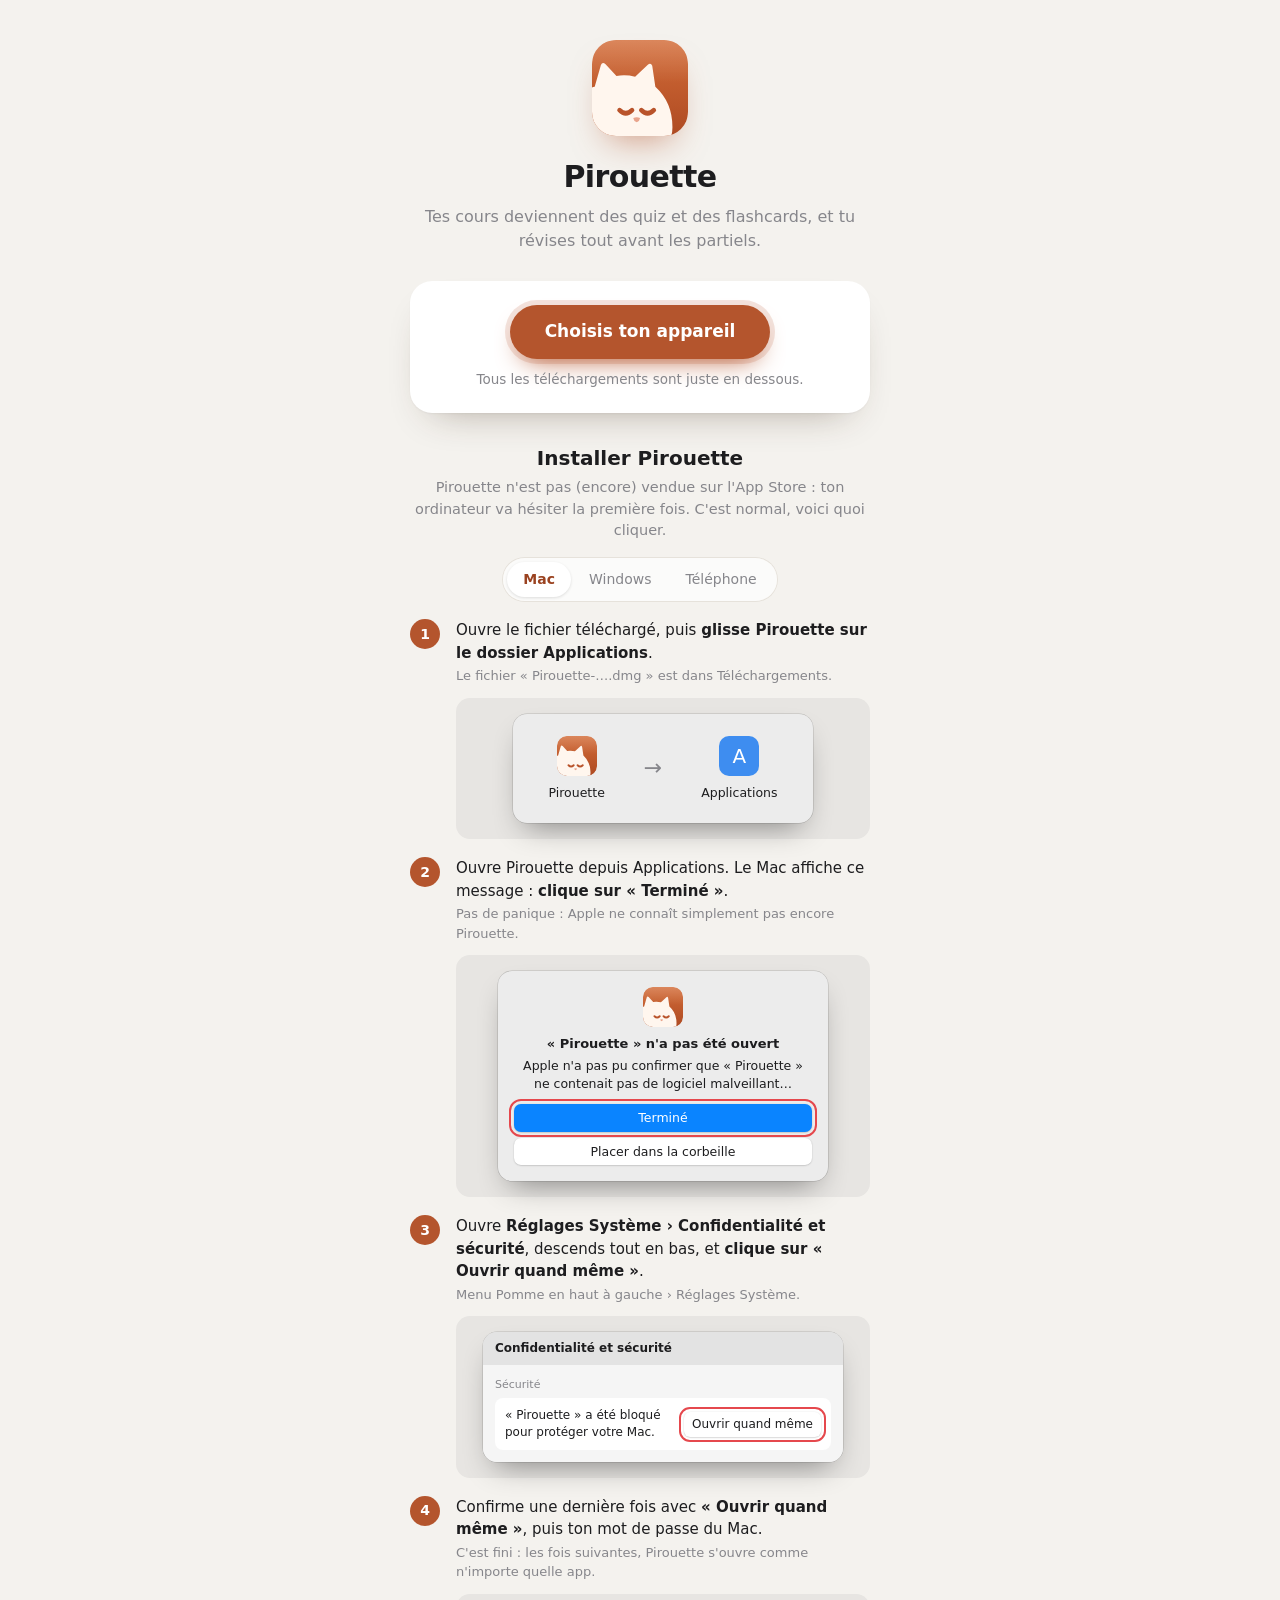
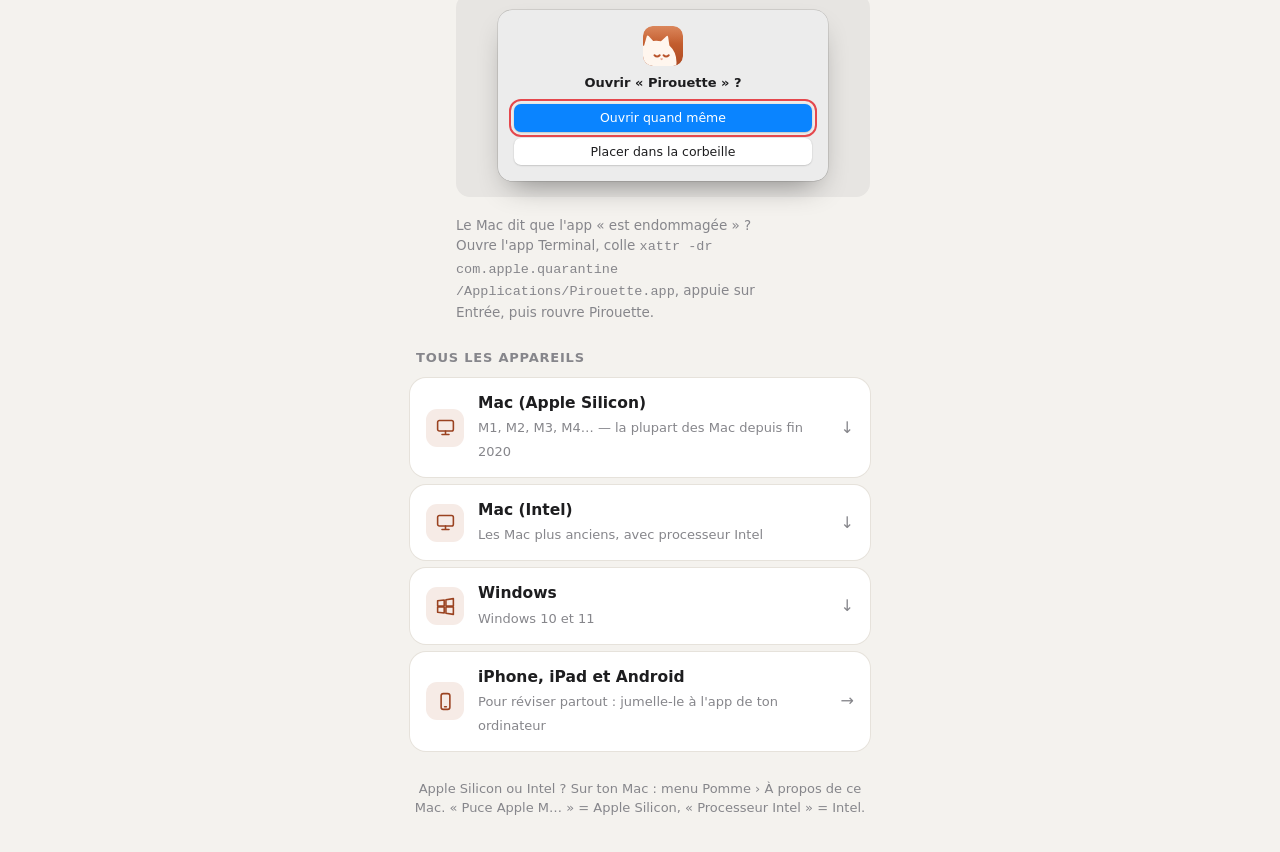
<file: web/telecharger.html>
<!doctype html>
<html lang="fr">
<head>
<meta charset="utf-8">
<meta name="viewport" content="width=device-width, initial-scale=1">
<title>Télécharger Pirouette</title>
<meta name="description" content="Pirouette : tes cours deviennent des quiz et des flashcards. Pour Mac, Windows, iPhone, iPad et Android.">
<link rel="icon" href="icon.svg">
<link rel="apple-touch-icon" href="apple-touch-icon.png">
<style>
  /* Une seule page : le bon téléchargement pour l'appareil qu'on tient, et les autres juste en dessous */
  :root { --bg: #F4F2EE; --surface: #fff; --text: #1D1D1F; --muted: #86868B; --border: #E6E2DB; --accent: #B4552D; --accent-ink: #9A4220;
    --shadow: 0 1px 2px rgba(0,0,0,.04), 0 18px 40px -24px rgba(60,40,20,.45); color-scheme: light; }
  @media (prefers-color-scheme: dark) { :root { --bg: #1C1A18; --surface: #2A2725; --text: #F2EFEA; --muted: #A19B94; --border: #3A3532;
    --accent: #D9845F; --accent-ink: #E59B79; --shadow: 0 1px 2px rgba(0,0,0,.3), 0 18px 40px -24px rgba(0,0,0,.7); color-scheme: dark; } }
  * { box-sizing: border-box; }
  body { margin: 0; min-height: 100vh; display: grid; place-items: center; padding: 40px 16px; background: var(--bg); color: var(--text);
    font: 16px/1.5 -apple-system, BlinkMacSystemFont, "Segoe UI", "Inter", system-ui, sans-serif; }
  main { width: min(460px, 100%); text-align: center; }
  .icon { width: 96px; height: 96px; border-radius: 24px; display: block; margin: 0 auto 18px; box-shadow: 0 18px 34px -16px rgba(180,85,45,.6); }
  h1 { font-size: 30px; letter-spacing: -.02em; margin: 0 0 6px; }
  .lead { color: var(--muted); margin: 0 0 28px; }
  .main-dl { display: flex; flex-direction: column; align-items: center; gap: 10px; padding: 24px; border-radius: 22px; background: var(--surface); box-shadow: var(--shadow); }
  .btn { display: inline-flex; align-items: center; justify-content: center; gap: 10px; min-width: 260px; padding: 14px 26px; border-radius: 999px;
    background: var(--accent); color: #fff; font-weight: 650; font-size: 17px; text-decoration: none;
    box-shadow: 0 0 0 5px color-mix(in srgb, var(--accent) 16%, transparent), 0 12px 26px -12px var(--accent); transition: transform .15s, box-shadow .2s; }
  .btn:hover { box-shadow: 0 0 0 7px color-mix(in srgb, var(--accent) 22%, transparent), 0 14px 30px -12px var(--accent); }
  .btn:active { transform: scale(.97); }
  .btn svg { width: 20px; height: 20px; }
  .note { color: var(--muted); font-size: 13.5px; margin: 0; max-width: 340px; }
  .others { margin-top: 26px; text-align: left; }
  .others h2 { font-size: 13px; text-transform: uppercase; letter-spacing: .06em; color: var(--muted); margin: 0 0 10px 6px; font-weight: 600; }
  .list { display: grid; gap: 8px; }
  .list a { display: flex; align-items: center; gap: 14px; padding: 14px 16px; border-radius: 16px; background: var(--surface); color: var(--text);
    text-decoration: none; box-shadow: 0 0 0 1px var(--border); transition: box-shadow .2s, transform .2s; }
  .list a:hover { box-shadow: 0 0 0 1.5px color-mix(in srgb, var(--accent) 45%, transparent), var(--shadow); transform: translateY(-1px); }
  .list a[hidden] { display: none; }
  .list .ic { width: 38px; height: 38px; border-radius: 11px; display: grid; place-items: center; flex: none; background: color-mix(in srgb, var(--accent) 12%, var(--surface)); color: var(--accent-ink); }
  .list .ic svg { width: 21px; height: 21px; }
  .list b { display: block; font-size: 15.5px; } .list small { color: var(--muted); font-size: 13px; }
  .list .go { margin-left: auto; color: var(--muted); }
  /* Le guide d'installation : une étape = une phrase + un dessin de la fenêtre qui s'affiche, ce qu'il faut cliquer entouré */
  .guide { margin-top: 30px; text-align: left; }
  .guide > h2 { font-size: 20px; margin: 0 0 4px; text-align: center; }
  .guide > p { color: var(--muted); text-align: center; margin: 0 0 16px; font-size: 14.5px; }
  .gtabs { display: flex; justify-content: center; gap: 2px; padding: 4px; margin: 0 auto 18px; width: max-content; border-radius: 999px;
    background: color-mix(in srgb, var(--surface) 70%, transparent); box-shadow: 0 0 0 1px var(--border); }
  .gtabs button { border: 0; background: none; font: inherit; font-size: 14px; padding: 7px 16px; border-radius: 999px; color: var(--muted); cursor: pointer; }
  .gtabs button.on { background: var(--surface); color: var(--accent-ink); font-weight: 600; box-shadow: 0 1px 3px rgba(0,0,0,.12); }
  .gpane[hidden] { display: none; }
  .step { display: grid; grid-template-columns: 34px 1fr; gap: 4px 12px; margin: 0 0 18px; }
  .step > i { grid-row: span 2; width: 30px; height: 30px; border-radius: 50%; display: grid; place-items: center; font-style: normal; font-weight: 700;
    font-size: 14px; color: #fff; background: var(--accent); }
  .step > div { font-size: 15px; } .step > div small { display: block; color: var(--muted); font-size: 13px; margin-top: 2px; }
  .shot { grid-column: 2; margin-top: 8px; border-radius: 14px; padding: 16px; background: color-mix(in srgb, var(--text) 6%, var(--bg)); }
  /* Fenêtres dessinées (comme celles du Mac et de Windows, simplifiées) */
  .win { margin: 0 auto; max-width: 330px; border-radius: 14px; background: #ECECEC; color: #1D1D1F; padding: 16px; text-align: center;
    box-shadow: 0 0 0 .5px rgba(0,0,0,.2), 0 14px 30px -12px rgba(0,0,0,.45); font-size: 12.5px; line-height: 1.4; }
  .win .appic { width: 40px; height: 40px; border-radius: 10px; margin: 0 auto 8px; display: block; }
  .win b { display: block; font-size: 13px; margin-bottom: 4px; }
  .win .btns { display: flex; flex-direction: column; gap: 6px; margin-top: 12px; }
  .win .b { padding: 5px 10px; border-radius: 7px; background: #fff; box-shadow: 0 .5px 1.5px rgba(0,0,0,.25); }
  .win .b.blue { background: #0A84FF; color: #fff; }
  .click { position: relative; outline: 2.5px solid #E5484D; outline-offset: 3px; border-radius: 8px; }
  .click { animation: here 1.6s ease-in-out infinite; }
  @keyframes here { 50% { outline-offset: 5px; outline-color: rgba(229, 72, 77, .55); } }
  .settings { max-width: 360px; text-align: left; padding: 0; overflow: hidden; }
  .settings .top { background: #E3E3E3; padding: 8px 12px; font-weight: 600; font-size: 12px; }
  .settings .body { padding: 12px; background: #F5F5F5; }
  .settings .row { display: flex; align-items: center; justify-content: space-between; gap: 10px; padding: 9px 10px; border-radius: 8px; background: #fff; font-size: 12px; }
  .settings .muted { color: #86868B; font-size: 11px; margin: 0 0 6px; }
  .winw { max-width: 340px; text-align: left; border-radius: 4px; padding: 18px; background: #0F5FAD; color: #fff; }
  .winw b { font-size: 17px; font-weight: 600; } .winw u { color: #fff; }
  .winw .b { display: inline-block; margin-top: 12px; padding: 5px 12px; white-space: nowrap; font-size: 12px; border-radius: 3px; background: #fff; color: #1D1D1F; box-shadow: none; }
  .winw .row { display: flex; justify-content: flex-end; gap: 8px; }
  .dl-bar { max-width: 340px; text-align: left; border-radius: 10px; padding: 12px 14px; }
  .phone { max-width: 220px; border-radius: 26px; padding: 14px 12px; background: #fff; }
  .sheet { display: flex; flex-direction: column; gap: 6px; text-align: left; }
  .sheet span { padding: 8px 10px; border-radius: 9px; background: #F2F2F7; }
  @media (prefers-reduced-motion: reduce) { .click { animation: none; } }
  footer { margin-top: 28px; color: var(--muted); font-size: 13px; }
  footer a { color: inherit; }
</style>
</head>
<body>
<main>
  <img class="icon" src="icon.svg" alt="">
  <h1>Pirouette</h1>
  <p class="lead">Tes cours deviennent des quiz et des flashcards, et tu révises tout avant les partiels.</p>

  <div class="main-dl">
    <a class="btn" id="main-btn" href="#autres"><span id="main-label">Choisis ton appareil</span></a>
    <p class="note" id="main-note">Tous les téléchargements sont juste en dessous.</p>
  </div>


  <section class="guide" id="guide">
    <h2>Installer Pirouette</h2>
    <p>Pirouette n'est pas (encore) vendue sur l'App Store : ton ordinateur va hésiter la première fois. C'est normal, voici quoi cliquer.</p>
    <div class="gtabs" role="tablist"><button data-g="mac">Mac</button><button data-g="windows">Windows</button><button data-g="phone">Téléphone</button></div>

    <div class="gpane" data-pane="mac">
      <div class="step"><i>1</i><div>Ouvre le fichier téléchargé, puis <b>glisse Pirouette sur le dossier Applications</b>.<small>Le fichier « Pirouette-….dmg » est dans Téléchargements.</small></div>
        <div class="shot"><div class="win" style="max-width:300px"><div style="display:flex;justify-content:space-around;align-items:center;padding:6px 0">
          <span><img class="appic" src="icon.svg" alt="">Pirouette</span><span style="font-size:22px;color:#86868B">→</span><span><span class="appic" style="display:grid;place-items:center;background:#3E8DF0;color:#fff;font-size:20px">A</span>Applications</span></div></div></div></div>
      <div class="step"><i>2</i><div>Ouvre Pirouette depuis Applications. Le Mac affiche ce message : <b>clique sur « Terminé »</b>.<small>Pas de panique : Apple ne connaît simplement pas encore Pirouette.</small></div>
        <div class="shot"><div class="win"><img class="appic" src="icon.svg" alt=""><b>« Pirouette » n'a pas été ouvert</b>Apple n'a pas pu confirmer que « Pirouette » ne contenait pas de logiciel malveillant…
          <div class="btns"><span class="b blue click">Terminé</span><span class="b">Placer dans la corbeille</span></div></div></div></div>
      <div class="step"><i>3</i><div>Ouvre <b>Réglages Système › Confidentialité et sécurité</b>, descends tout en bas, et <b>clique sur « Ouvrir quand même »</b>.<small>Menu Pomme en haut à gauche › Réglages Système.</small></div>
        <div class="shot"><div class="win settings"><div class="top">Confidentialité et sécurité</div><div class="body"><p class="muted">Sécurité</p>
          <div class="row"><span>« Pirouette » a été bloqué pour protéger votre Mac.</span><span class="b click" style="padding:4px 8px;border-radius:6px;white-space:nowrap">Ouvrir quand même</span></div></div></div></div></div>
      <div class="step"><i>4</i><div>Confirme une dernière fois avec <b>« Ouvrir quand même »</b>, puis ton mot de passe du Mac.<small>C'est fini : les fois suivantes, Pirouette s'ouvre comme n'importe quelle app.</small></div>
        <div class="shot"><div class="win"><img class="appic" src="icon.svg" alt=""><b>Ouvrir « Pirouette » ?</b>
          <div class="btns"><span class="b blue click">Ouvrir quand même</span><span class="b">Placer dans la corbeille</span></div></div></div></div>
      <p class="note" style="margin:6px 0 0 46px">Le Mac dit que l'app « est endommagée » ? Ouvre l'app Terminal, colle <code>xattr -dr com.apple.quarantine /Applications/Pirouette.app</code>, appuie sur Entrée, puis rouvre Pirouette.</p>
    </div>

    <div class="gpane" data-pane="windows" hidden>
      <div class="step"><i>1</i><div>Si ton navigateur bloque le téléchargement : <b>⋯ › Conserver</b>, puis <b>« Conserver quand même »</b>.<small>Edge et Chrome se méfient des fichiers peu téléchargés.</small></div>
        <div class="shot"><div class="win dl-bar"><b>Pirouette-Windows-Setup.exe n'est pas fréquemment téléchargé.</b>
          <div style="display:flex;gap:8px;justify-content:flex-end;margin-top:10px"><span class="b">Supprimer</span><span class="b click">Conserver</span></div></div></div></div>
      <div class="step"><i>2</i><div>Lance l'installateur. Si cette fenêtre bleue s'affiche, <b>clique sur « Informations complémentaires »</b>…</div>
        <div class="shot"><div class="winw"><b>Windows a protégé votre ordinateur</b><p style="margin:8px 0">Microsoft Defender SmartScreen a empêché le démarrage d'une application non reconnue.</p>
          <u class="click" style="outline-color:#FFB4B4">Informations complémentaires</u><div class="row"><span class="b">Ne pas exécuter</span></div></div></div></div>
      <div class="step"><i>3</i><div>… puis sur <b>« Exécuter quand même »</b>. L'installation se fait toute seule.<small>Pirouette s'ouvre à la fin, et se trouve ensuite dans le menu Démarrer.</small></div>
        <div class="shot"><div class="winw"><b>Windows a protégé votre ordinateur</b><p style="margin:8px 0">Application : Pirouette-Windows-Setup.exe<br>Éditeur : Éditeur inconnu</p>
          <div class="row"><span class="b click" style="outline-color:#FFB4B4">Exécuter quand même</span><span class="b">Ne pas exécuter</span></div></div></div></div>
    </div>

    <div class="gpane" data-pane="phone" hidden>
      <div class="step"><i>1</i><div>Ouvre <b>boopbipa.github.io/Pirouette</b> sur ton téléphone (Safari sur iPhone, Chrome sur Android).</div></div>
      <div class="step"><i>2</i><div><b>iPhone, iPad :</b> touche le bouton Partager, puis <b>« Sur l'écran d'accueil »</b>. <b>Android :</b> menu ⋮ › <b>« Installer l'application »</b>.</div>
        <div class="shot"><div class="win phone"><div class="sheet"><span>Copier</span><span>Ajouter aux favoris</span><span class="click">Sur l'écran d'accueil</span></div></div></div></div>
      <div class="step"><i>3</i><div>Ouvre Pirouette depuis l'écran d'accueil et <b>tape le code</b> affiché sur ton ordinateur.<small>Sur l'ordinateur : Réglages › Téléphone et tablette › Ajouter un téléphone ou une tablette.</small></div></div>
    </div>
  </section>

  <section class="others" id="autres">
    <h2 id="others-title">Tous les appareils</h2>
    <div class="list" id="list">
      <a data-device="mac-arm" href="https://github.com/boopbipa/Pirouette/releases/latest/download/Pirouette-Apple-Silicon.dmg">
        <span class="ic"><svg viewBox="0 0 24 24" fill="none" stroke="currentColor" stroke-width="1.8" stroke-linecap="round" stroke-linejoin="round"><rect x="3" y="4" width="18" height="12" rx="2"/><path d="M8 20h8M12 16v4"/></svg></span>
        <span><b>Mac (Apple Silicon)</b><small>M1, M2, M3, M4… — la plupart des Mac depuis fin 2020</small></span><span class="go">↓</span></a>
      <a data-device="mac-intel" href="https://github.com/boopbipa/Pirouette/releases/latest/download/Pirouette-Intel.dmg">
        <span class="ic"><svg viewBox="0 0 24 24" fill="none" stroke="currentColor" stroke-width="1.8" stroke-linecap="round" stroke-linejoin="round"><rect x="3" y="4" width="18" height="12" rx="2"/><path d="M8 20h8M12 16v4"/></svg></span>
        <span><b>Mac (Intel)</b><small>Les Mac plus anciens, avec processeur Intel</small></span><span class="go">↓</span></a>
      <a data-device="windows" href="https://github.com/boopbipa/Pirouette/releases/latest/download/Pirouette-Windows-Setup.exe">
        <span class="ic"><svg viewBox="0 0 24 24" fill="none" stroke="currentColor" stroke-width="1.8" stroke-linejoin="round"><path d="M3 5.5l7.5-1v7H3zM12.5 4.2L21 3v8.5h-8.5zM3 12.5h7.5v7L3 18.5zM12.5 12.5H21V21l-8.5-1.2z"/></svg></span>
        <span><b>Windows</b><small>Windows 10 et 11</small></span><span class="go">↓</span></a>
      <a data-device="phone" href="./">
        <span class="ic"><svg viewBox="0 0 24 24" fill="none" stroke="currentColor" stroke-width="1.8" stroke-linecap="round"><rect x="7" y="3" width="10" height="18" rx="2.5"/><path d="M11 18h2"/></svg></span>
        <span><b>iPhone, iPad et Android</b><small>Pour réviser partout : jumelle-le à l'app de ton ordinateur</small></span><span class="go">→</span></a>
    </div>
  </section>
  <footer>Apple Silicon ou Intel ? Sur ton Mac : menu Pomme › À propos de ce Mac. « Puce Apple M… » = Apple Silicon, « Processeur Intel » = Intel.</footer>
</main>
<script>
  function showGuide(which) {
    document.querySelectorAll("[data-g]").forEach((b) => b.classList.toggle("on", b.dataset.g === which));
    document.querySelectorAll("[data-pane]").forEach((p) => { p.hidden = p.dataset.pane !== which; });
  }
  document.querySelector(".gtabs").addEventListener("click", (e) => { const b = e.target.closest("[data-g]"); if (b) showGuide(b.dataset.g); });
  // Un téléchargement lancé : on fait défiler jusqu'au guide (le fichier, lui, se télécharge)
  document.addEventListener("click", (e) => {
    const a = e.target.closest("#main-btn, [data-device]");
    if (!a || a.dataset.device === "phone" || /\/$/.test(a.getAttribute("href") || "")) return;
    const d = a.dataset.device || "";
    if (d) showGuide(d === "windows" ? "windows" : "mac");
    setTimeout(() => document.getElementById("guide").scrollIntoView({ behavior: "smooth" }), 300);
  });
  // L'appareil qu'on tient : son téléchargement en grand, les autres restent dans la liste
  (async () => {
    const ua = navigator.userAgent;
    const touchMac = /Macintosh/.test(ua) && navigator.maxTouchPoints > 1;  // un iPad se présente comme un Mac
    let device = null;
    if (/iPhone|iPad|Android/.test(ua) || touchMac) device = "phone";
    else if (/Windows/.test(ua)) device = "windows";
    else if (/Macintosh/.test(ua)) {
      device = "mac-arm";
      // Un Mac Intel se reconnaît à sa carte graphique (Intel, AMD) ; dans le doute, Apple Silicon (la grande majorité)
      try {
        const gl = document.createElement("canvas").getContext("webgl");
        const info = gl && gl.getExtension("WEBGL_debug_renderer_info");
        const gpu = info ? gl.getParameter(info.UNMASKED_RENDERER_WEBGL) : "";
        if (/Intel|AMD|Radeon|NVIDIA/i.test(gpu) && !/Apple/i.test(gpu)) device = "mac-intel";
      } catch (e) { /* on garde Apple Silicon */ }
    }
    if (!device) return showGuide("mac");
    const link = document.querySelector(`[data-device="${device}"]`);
    const names = { "mac-arm": "pour Mac", "mac-intel": "pour Mac (Intel)", windows: "pour Windows", phone: "sur ton téléphone" };
    const btn = document.getElementById("main-btn");
    btn.href = link.href;
    document.getElementById("main-label").textContent = device === "phone" ? "Ouvrir Pirouette" : `Télécharger ${names[device]}`;
    document.getElementById("main-note").textContent = device === "phone"
      ? "Puis ajoute-la à ton écran d'accueil et jumelle-la à ton ordinateur (guide juste en dessous)."
      : "Ton ordinateur va hésiter la première fois : le guide juste en dessous montre quoi cliquer.";
    link.hidden = true;  // déjà le gros bouton
    // Le guide : l'onglet de l'appareil
    showGuide(device === "windows" ? "windows" : device === "phone" ? "phone" : "mac");

    document.getElementById("others-title").textContent = "Les autres appareils";
  })();
</script>
</body>
</html>
</file>
